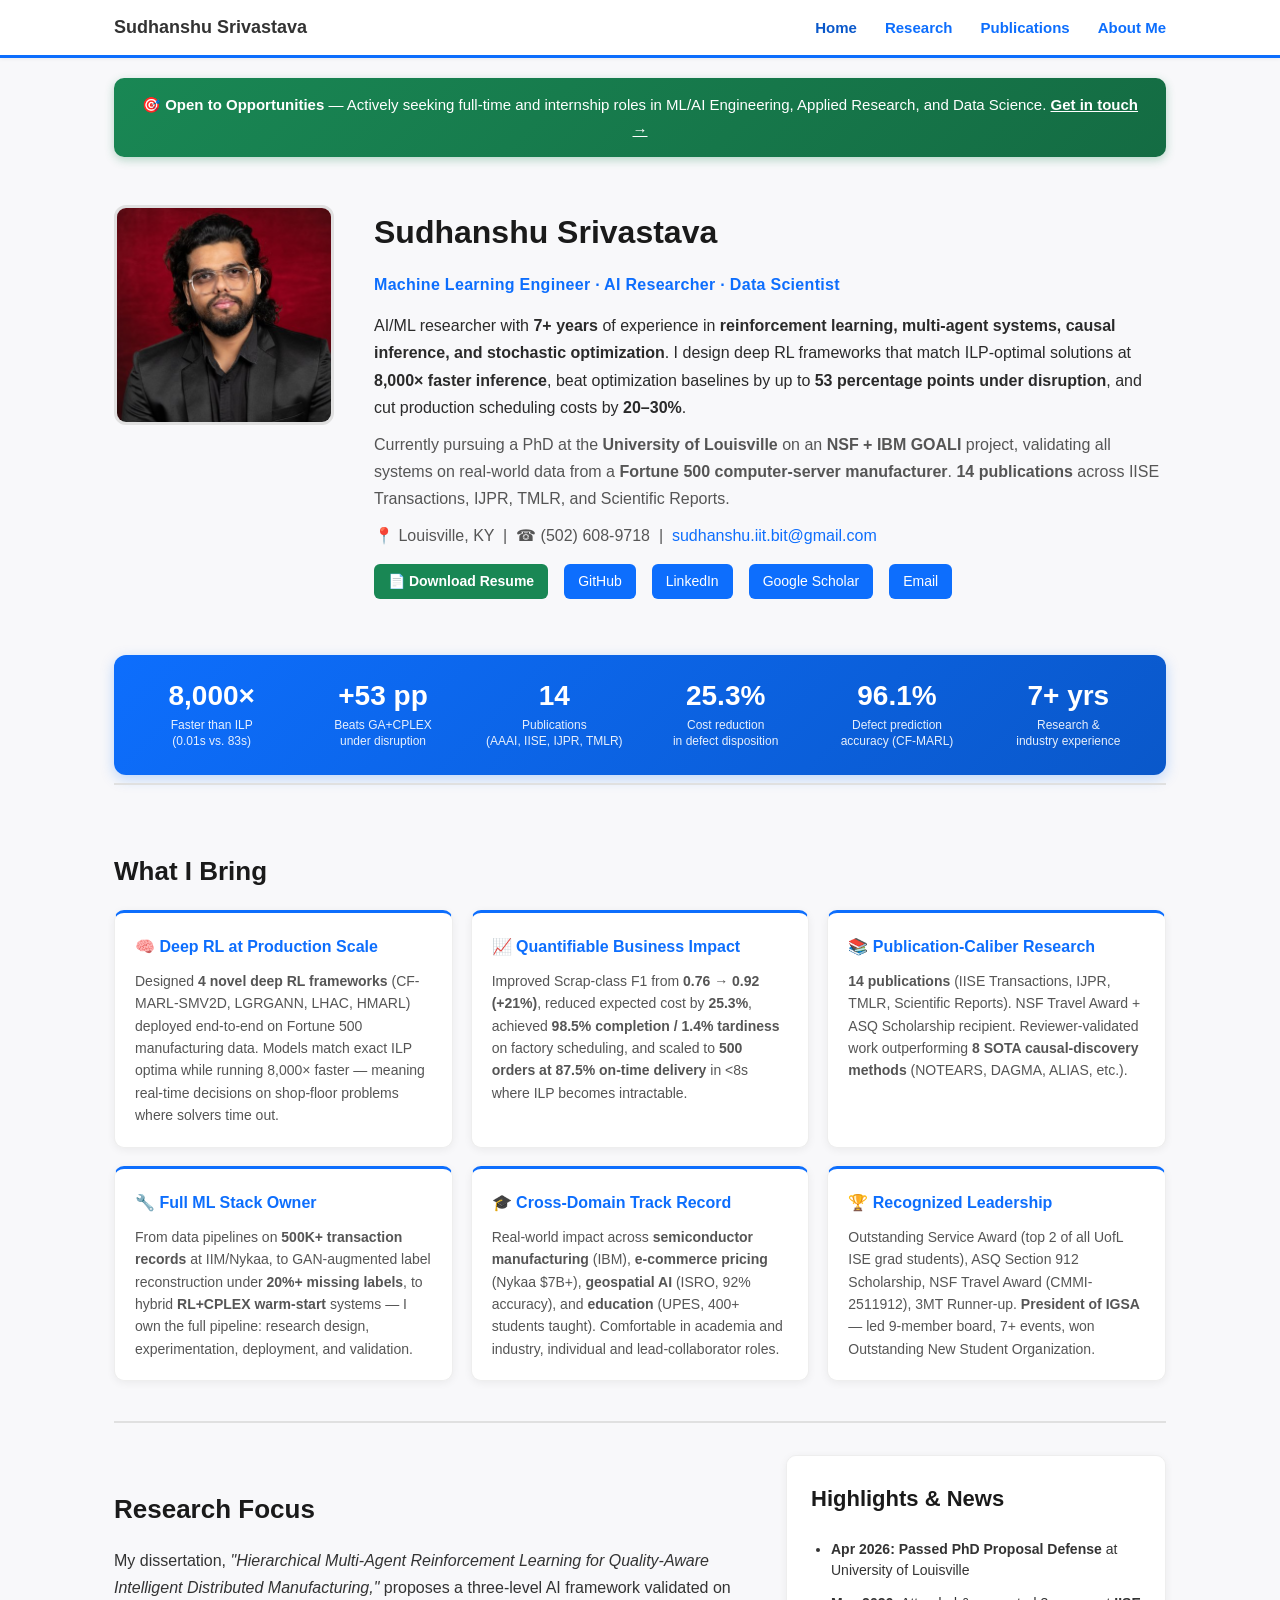
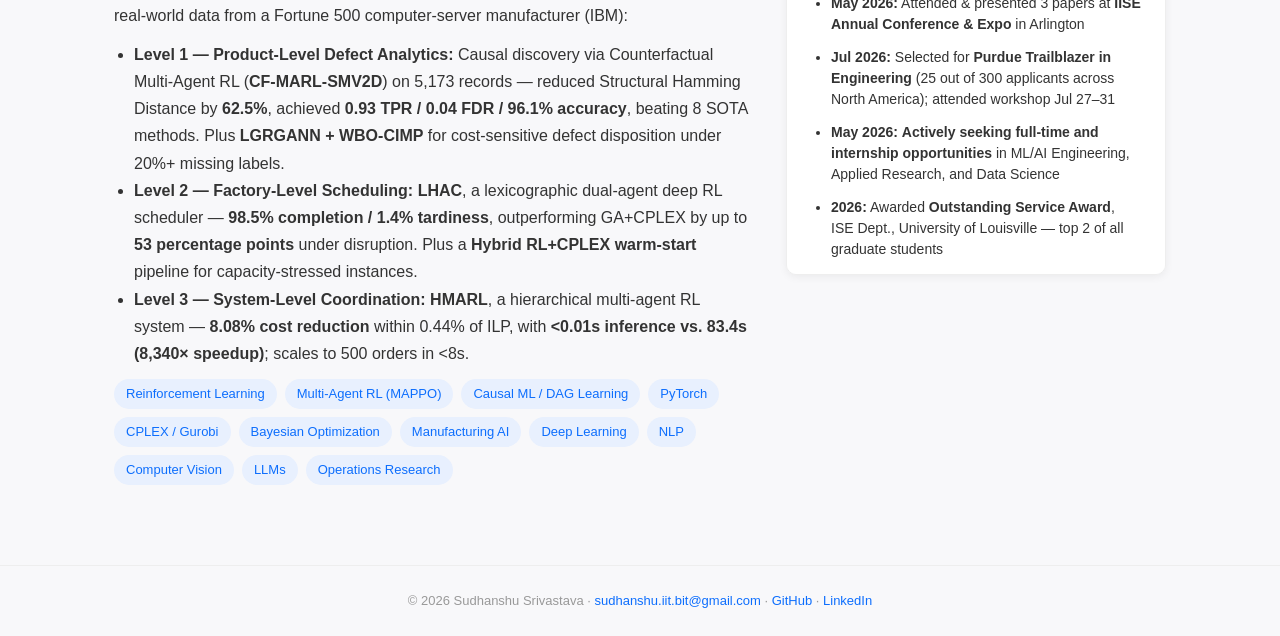
<file: index.html>
<!DOCTYPE html>
<html lang="en">
<head>
  <meta charset="UTF-8">
  <meta name="viewport" content="width=device-width, initial-scale=1.0">
  <title>Sudhanshu Srivastava &mdash; ML Engineer | AI Researcher | RL Specialist</title>
  <meta name="description" content="Machine Learning Engineer and AI Researcher specializing in Reinforcement Learning, Multi-Agent Systems, and Causal ML. 7+ years experience. 14 publications. NSF + IBM GOALI funded.">
  <link rel="stylesheet" href="css/style.css">
  <link rel="icon" type="image/svg+xml" href="images/avatar.svg">
</head>
<body>

  <div class="navbar">
    <div class="container">
      <span class="site-name">Sudhanshu Srivastava</span>
      <nav>
        <a href="index.html" class="active">Home</a>
        <a href="research.html">Research</a>
        <a href="publications.html">Publications</a>
        <a href="about.html">About Me</a>
      </nav>
    </div>
  </div>

  <div class="container">

    <!-- Open to Work Banner -->
    <div class="hiring-banner">
      <strong>&#127919; Open to Opportunities</strong> &mdash; Actively seeking full-time and internship roles in ML/AI Engineering, Applied Research, and Data Science. <a href="mailto:sudhanshu.iit.bit@gmail.com">Get in touch &rarr;</a>
    </div>

    <!-- Profile Section -->
    <div class="profile-section">
      <img src="images/profile.jpg" alt="Sudhanshu Srivastava" class="profile-photo">
      <div class="profile-info">
        <h1>Sudhanshu Srivastava</h1>
        <div class="title-line">Machine Learning Engineer &middot; AI Researcher &middot; Data Scientist</div>
        <p class="hero-tagline">
          AI/ML researcher with <strong>7+ years</strong> of experience in <strong>reinforcement learning, multi-agent systems, causal inference, and stochastic optimization</strong>. I design deep RL frameworks that match ILP-optimal solutions at <strong>8,000&times; faster inference</strong>, beat optimization baselines by up to <strong>53 percentage points under disruption</strong>, and cut production scheduling costs by <strong>20&ndash;30%</strong>.
        </p>
        <p>
          Currently pursuing a PhD at the <strong>University of Louisville</strong> on an <strong>NSF + IBM GOALI</strong> project, validating all systems on real-world data from a <strong>Fortune 500 computer-server manufacturer</strong>. <strong>14 publications</strong> across IISE Transactions, IJPR, TMLR, and Scientific Reports.
        </p>
        <p style="margin-top: 8px;">
          &#128205; Louisville, KY &nbsp;|&nbsp; &#9742; (502) 608-9718 &nbsp;|&nbsp; <a href="mailto:sudhanshu.iit.bit@gmail.com">sudhanshu.iit.bit@gmail.com</a>
        </p>
        <div class="profile-links">
          <a href="Sudhanshu_Srivastava_ML_Engineer_Resume.pdf" target="_blank" class="btn-primary">&#128196; Download Resume</a>
          <a href="https://github.com/sudsho" target="_blank">GitHub</a>
          <a href="https://www.linkedin.com/in/sudhanshusri/" target="_blank">LinkedIn</a>
          <a href="https://scholar.google.com/citations?user=YOUR_ID" target="_blank">Google Scholar</a>
          <a href="mailto:sudhanshu.iit.bit@gmail.com">Email</a>
        </div>
      </div>
    </div>

    <!-- Impact Metrics Bar -->
    <div class="metrics-bar">
      <div class="metric">
        <div class="metric-value">8,000&times;</div>
        <div class="metric-label">Faster than ILP<br>(0.01s vs. 83s)</div>
      </div>
      <div class="metric">
        <div class="metric-value">+53 pp</div>
        <div class="metric-label">Beats GA+CPLEX<br>under disruption</div>
      </div>
      <div class="metric">
        <div class="metric-value">14</div>
        <div class="metric-label">Publications<br>(AAAI, IISE, IJPR, TMLR)</div>
      </div>
      <div class="metric">
        <div class="metric-value">25.3%</div>
        <div class="metric-label">Cost reduction<br>in defect disposition</div>
      </div>
      <div class="metric">
        <div class="metric-value">96.1%</div>
        <div class="metric-label">Defect prediction<br>accuracy (CF-MARL)</div>
      </div>
      <div class="metric">
        <div class="metric-value">7+ yrs</div>
        <div class="metric-label">Research &amp;<br>industry experience</div>
      </div>
    </div>

    <hr class="section-divider">

    <!-- Why Hire Me -->
    <div class="section">
      <h2>What I Bring</h2>
      <div class="value-grid">
        <div class="value-card">
          <h3>&#129504; Deep RL at Production Scale</h3>
          <p>Designed <strong>4 novel deep RL frameworks</strong> (CF-MARL-SMV2D, LGRGANN, LHAC, HMARL) deployed end-to-end on Fortune 500 manufacturing data. Models match exact ILP optima while running 8,000&times; faster &mdash; meaning real-time decisions on shop-floor problems where solvers time out.</p>
        </div>
        <div class="value-card">
          <h3>&#128200; Quantifiable Business Impact</h3>
          <p>Improved Scrap-class F1 from <strong>0.76 &rarr; 0.92 (+21%)</strong>, reduced expected cost by <strong>25.3%</strong>, achieved <strong>98.5% completion / 1.4% tardiness</strong> on factory scheduling, and scaled to <strong>500 orders at 87.5% on-time delivery</strong> in &lt;8s where ILP becomes intractable.</p>
        </div>
        <div class="value-card">
          <h3>&#128218; Publication-Caliber Research</h3>
          <p><strong>14 publications</strong> (IISE Transactions, IJPR, TMLR, Scientific Reports). NSF Travel Award + ASQ Scholarship recipient. Reviewer-validated work outperforming <strong>8 SOTA causal-discovery methods</strong> (NOTEARS, DAGMA, ALIAS, etc.).</p>
        </div>
        <div class="value-card">
          <h3>&#128295; Full ML Stack Owner</h3>
          <p>From data pipelines on <strong>500K+ transaction records</strong> at IIM/Nykaa, to GAN-augmented label reconstruction under <strong>20%+ missing labels</strong>, to hybrid <strong>RL+CPLEX warm-start</strong> systems &mdash; I own the full pipeline: research design, experimentation, deployment, and validation.</p>
        </div>
        <div class="value-card">
          <h3>&#127891; Cross-Domain Track Record</h3>
          <p>Real-world impact across <strong>semiconductor manufacturing</strong> (IBM), <strong>e-commerce pricing</strong> (Nykaa $7B+), <strong>geospatial AI</strong> (ISRO, 92% accuracy), and <strong>education</strong> (UPES, 400+ students taught). Comfortable in academia and industry, individual and lead-collaborator roles.</p>
        </div>
        <div class="value-card">
          <h3>&#127942; Recognized Leadership</h3>
          <p>Outstanding Service Award (top 2 of all UofL ISE grad students), ASQ Section 912 Scholarship, NSF Travel Award (CMMI-2511912), 3MT Runner-up. <strong>President of IGSA</strong> &mdash; led 9-member board, 7+ events, won Outstanding New Student Organization.</p>
        </div>
      </div>
    </div>

    <hr class="section-divider">

    <!-- Research Focus + News Grid -->
    <div class="content-grid">
      <div>
        <div class="section">
          <h2>Research Focus</h2>
          <p>
            My dissertation, <em>"Hierarchical Multi-Agent Reinforcement Learning for Quality-Aware Intelligent Distributed Manufacturing,"</em> proposes a three-level AI framework validated on real-world data from a Fortune 500 computer-server manufacturer (IBM):
          </p>
          <ul style="padding-left: 20px; margin-top: 12px;">
            <li><strong>Level 1 &mdash; Product-Level Defect Analytics:</strong> Causal discovery via Counterfactual Multi-Agent RL (<strong>CF-MARL-SMV2D</strong>) on 5,173 records &mdash; reduced Structural Hamming Distance by <strong>62.5%</strong>, achieved <strong>0.93 TPR / 0.04 FDR / 96.1% accuracy</strong>, beating 8 SOTA methods. Plus <strong>LGRGANN + WBO-CIMP</strong> for cost-sensitive defect disposition under 20%+ missing labels.</li>
            <li><strong>Level 2 &mdash; Factory-Level Scheduling:</strong> <strong>LHAC</strong>, a lexicographic dual-agent deep RL scheduler &mdash; <strong>98.5% completion / 1.4% tardiness</strong>, outperforming GA+CPLEX by up to <strong>53 percentage points</strong> under disruption. Plus a <strong>Hybrid RL+CPLEX warm-start</strong> pipeline for capacity-stressed instances.</li>
            <li><strong>Level 3 &mdash; System-Level Coordination:</strong> <strong>HMARL</strong>, a hierarchical multi-agent RL system &mdash; <strong>8.08% cost reduction</strong> within 0.44% of ILP, with <strong>&lt;0.01s inference vs. 83.4s (8,340&times; speedup)</strong>; scales to 500 orders in &lt;8s.</li>
          </ul>
          <div class="tag-container">
            <span class="tag">Reinforcement Learning</span>
            <span class="tag">Multi-Agent RL (MAPPO)</span>
            <span class="tag">Causal ML / DAG Learning</span>
            <span class="tag">PyTorch</span>
            <span class="tag">CPLEX / Gurobi</span>
            <span class="tag">Bayesian Optimization</span>
            <span class="tag">Manufacturing AI</span>
            <span class="tag">Deep Learning</span>
            <span class="tag">NLP</span>
            <span class="tag">Computer Vision</span>
            <span class="tag">LLMs</span>
            <span class="tag">Operations Research</span>
          </div>
        </div>
      </div>

      <div class="news-box">
        <h2>Highlights &amp; News</h2>
        <ul>
          <li><span class="news-date">Apr 2026:</span> <strong>Passed PhD Proposal Defense</strong> at University of Louisville</li>
          <li><span class="news-date">May 2026:</span> Attended &amp; presented 3 papers at <strong>IISE Annual Conference &amp; Expo</strong> in Arlington</li>
          <li><span class="news-date">Jul 2026:</span> Selected for <strong>Purdue Trailblazer in Engineering</strong> (25 out of 300 applicants across North America); attended workshop Jul 27&ndash;31</li>
          <li><span class="news-date">May 2026:</span> <strong>Actively seeking full-time and internship opportunities</strong> in ML/AI Engineering, Applied Research, and Data Science</li>
          <li><span class="news-date">2026:</span> Awarded <strong>Outstanding Service Award</strong>, ISE Dept., University of Louisville &mdash; top 2 of all graduate students</li>
          <li><span class="news-date">Mar 2026:</span> Paper on HMARL for Distributed Manufacturing accepted at <em>IISE 2026 Annual Conference</em></li>
          <li><span class="news-date">Jan 2026:</span> Paper "CF-MARL-SMV2D: Counterfactual Multi-Agent RL for Causal Defect Analysis" submitted to <em>International Journal of Production Research</em></li>
          <li><span class="news-date">2025:</span> <strong>ASQ Louisville Section 912 Scholarship Award</strong> &mdash; for research potential in Quality Engineering</li>
          <li><span class="news-date">2025:</span> <strong>NSF Student Travel Award</strong>, IISE Annual Conference (NSF Award CMMI-2511912)</li>
          <li><span class="news-date">2025:</span> <strong>Runner-up</strong>, UofL Graduate School Three Minute Thesis Competition</li>
          <li><span class="news-date">2025&ndash;26:</span> Elected <strong>President, Indian Graduate Student Association (IGSA), UofL</strong> &mdash; led 9-member board, organized 7+ events, won Outstanding New Student Organization Award</li>
          <li><span class="news-date">Aug 2024:</span> Started PhD at University of Louisville on NSF-IBM GOALI project</li>
          <li><span class="news-date">2023:</span> Joined IIM Ahmedabad as Senior Research Associate for the Nykaa Chair project</li>
        </ul>
      </div>
    </div>

  </div>

  <div class="footer">
    &copy; 2026 Sudhanshu Srivastava &middot; <a href="mailto:sudhanshu.iit.bit@gmail.com">sudhanshu.iit.bit@gmail.com</a> &middot; <a href="https://github.com/sudsho">GitHub</a> &middot; <a href="https://www.linkedin.com/in/sudhanshusri/">LinkedIn</a>
  </div>

</body>
</html>
</file>
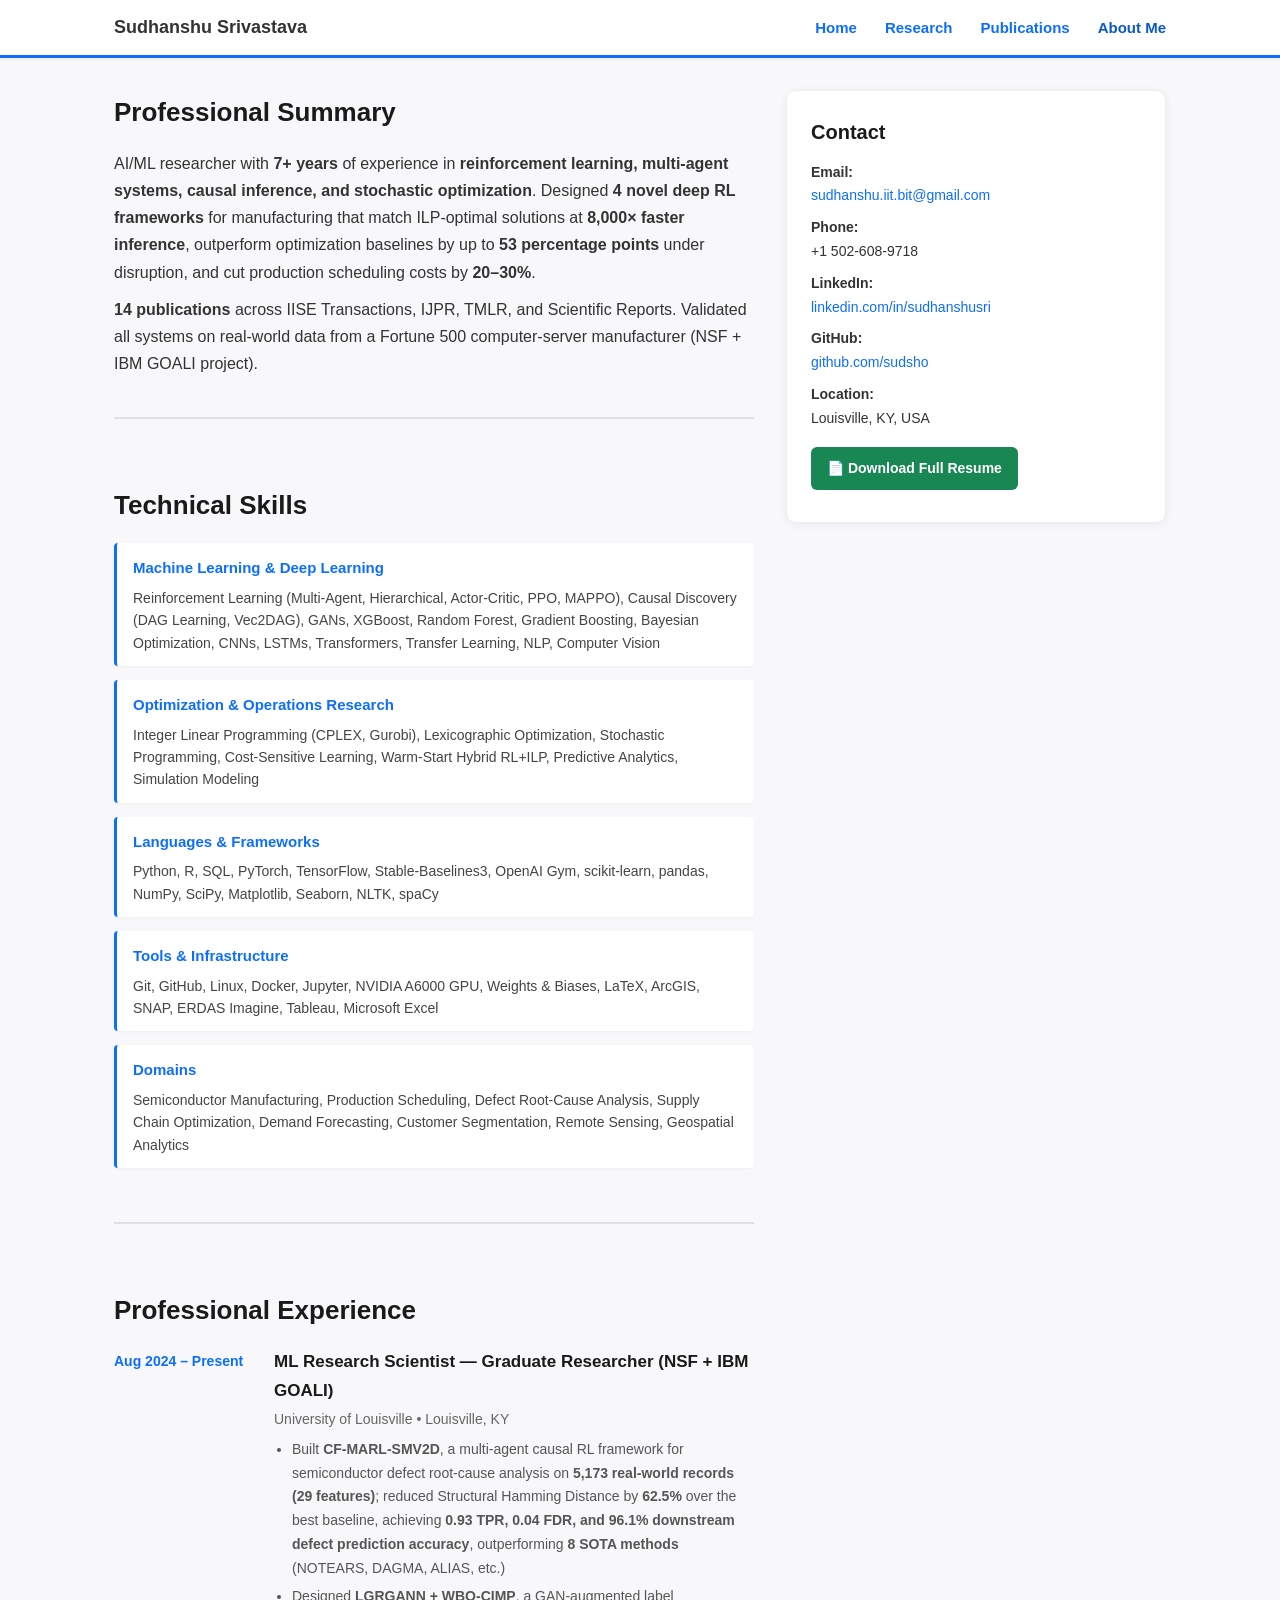
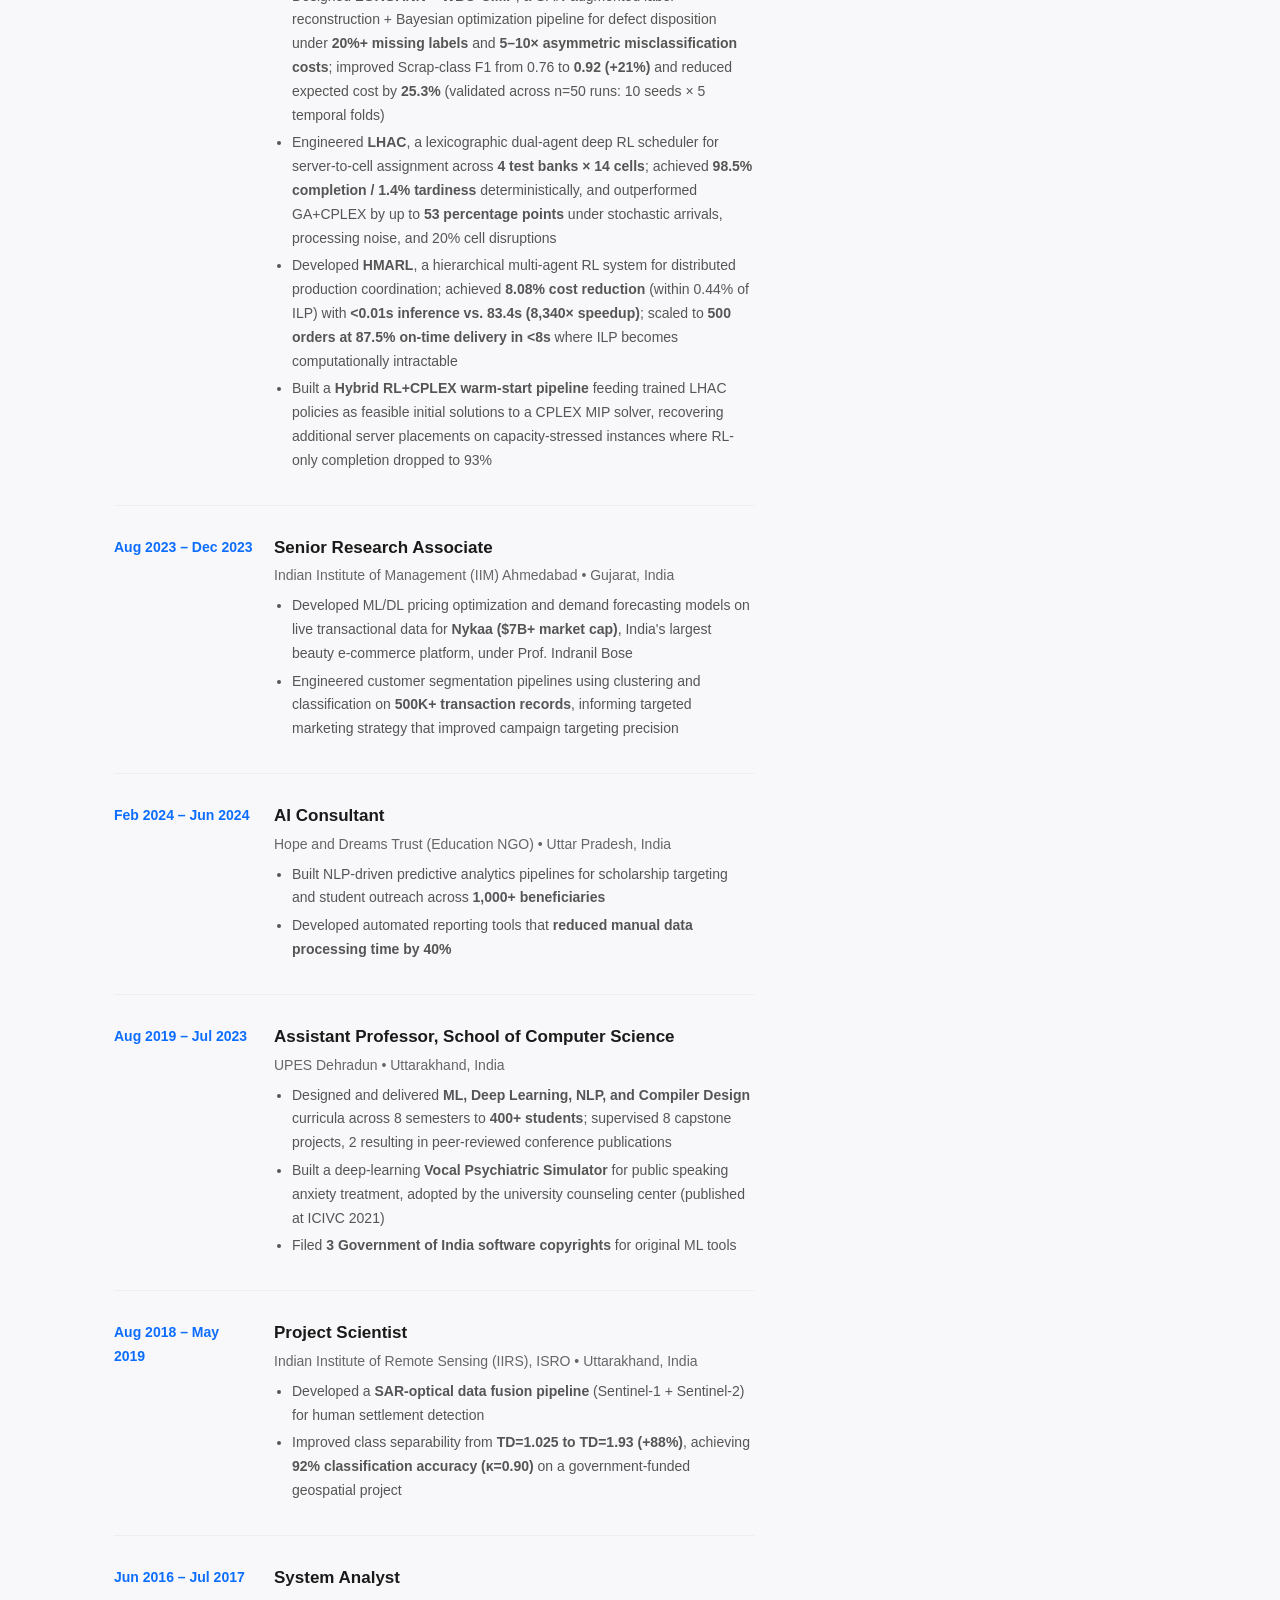
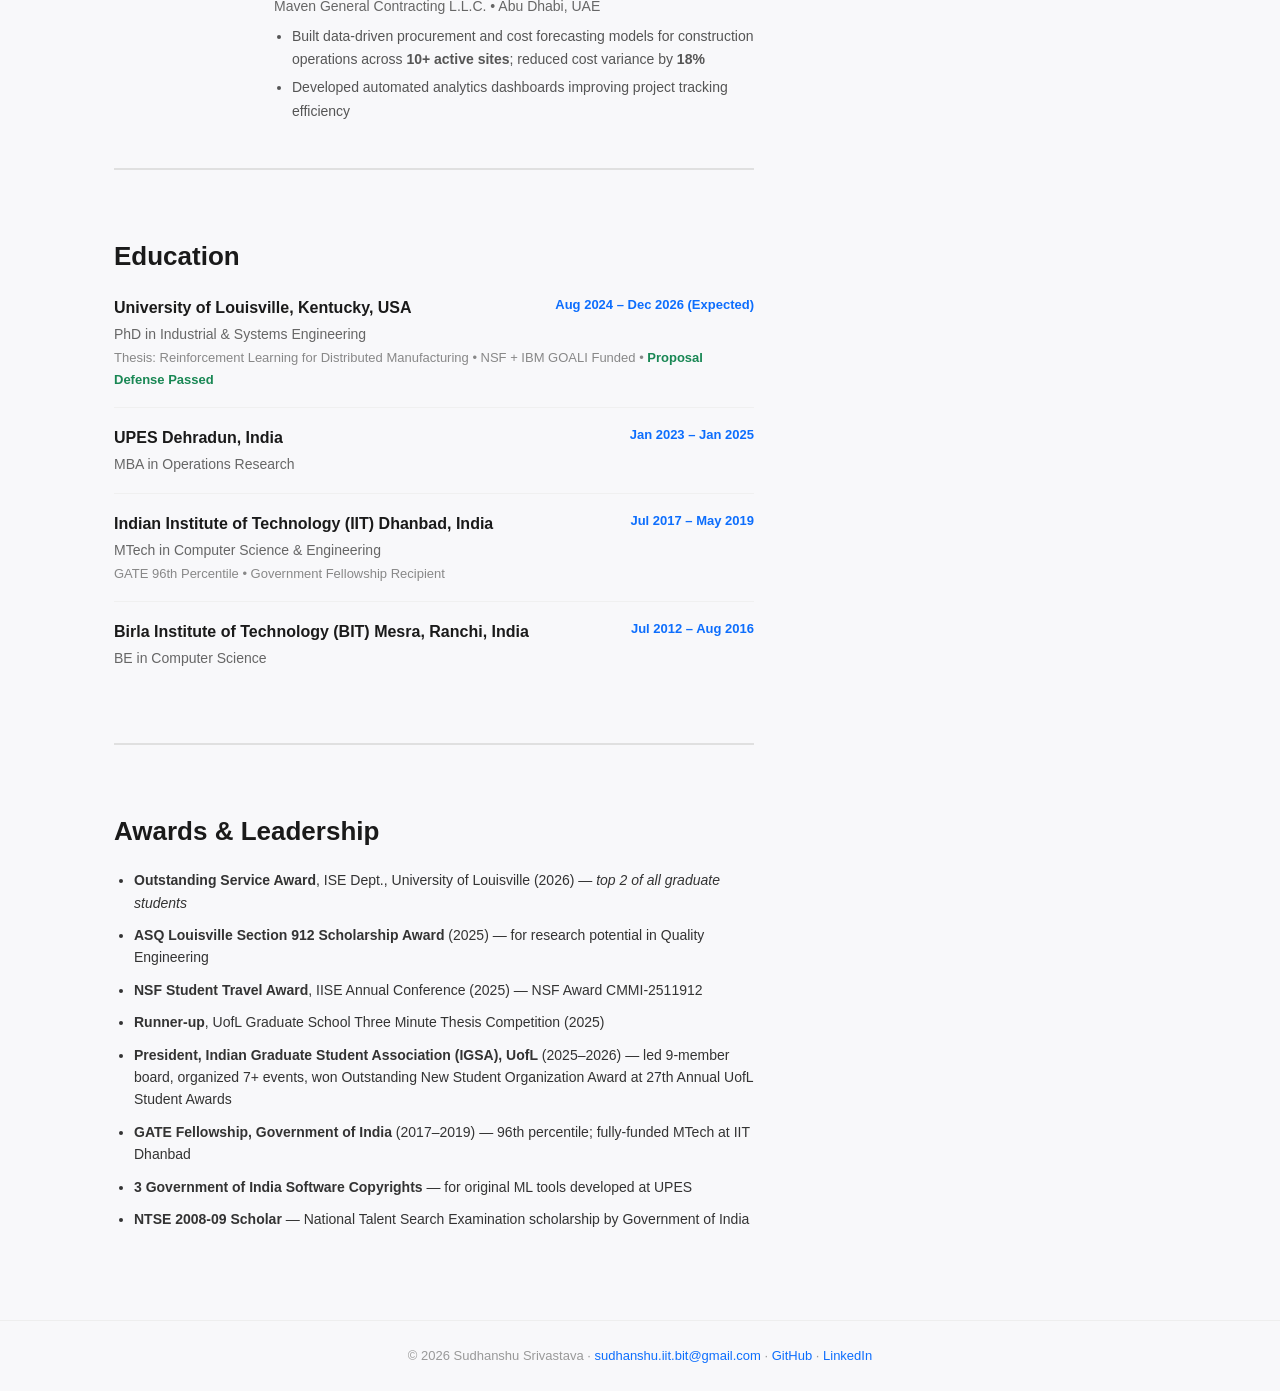
<file: about.html>
<!DOCTYPE html>
<html lang="en">
<head>
  <meta charset="UTF-8">
  <meta name="viewport" content="width=device-width, initial-scale=1.0">
  <title>Sudhanshu Srivastava - About Me</title>
  <link rel="stylesheet" href="css/style.css">
  <link rel="icon" type="image/svg+xml" href="images/avatar.svg">
</head>
<body>

  <div class="navbar">
    <div class="container">
      <span class="site-name">Sudhanshu Srivastava</span>
      <nav>
        <a href="index.html">Home</a>
        <a href="research.html">Research</a>
        <a href="publications.html">Publications</a>
        <a href="about.html" class="active">About Me</a>
      </nav>
    </div>
  </div>

  <div class="container">

    <div class="content-grid">
      <div>

        <!-- Professional Summary -->
        <div class="section">
          <h2>Professional Summary</h2>
          <p>
            AI/ML researcher with <strong>7+ years</strong> of experience in <strong>reinforcement learning, multi-agent systems, causal inference, and stochastic optimization</strong>. Designed <strong>4 novel deep RL frameworks</strong> for manufacturing that match ILP-optimal solutions at <strong>8,000&times; faster inference</strong>, outperform optimization baselines by up to <strong>53 percentage points</strong> under disruption, and cut production scheduling costs by <strong>20&ndash;30%</strong>.
          </p>
          <p style="margin-top: 10px;">
            <strong>14 publications</strong> across IISE Transactions, IJPR, TMLR, and Scientific Reports. Validated all systems on real-world data from a Fortune 500 computer-server manufacturer (NSF + IBM GOALI project).
          </p>
        </div>

        <hr class="section-divider">

        <!-- Technical Skills -->
        <div class="section">
          <h2>Technical Skills</h2>

          <div class="skills-block">
            <h4>Machine Learning &amp; Deep Learning</h4>
            <p>Reinforcement Learning (Multi-Agent, Hierarchical, Actor-Critic, PPO, MAPPO), Causal Discovery (DAG Learning, Vec2DAG), GANs, XGBoost, Random Forest, Gradient Boosting, Bayesian Optimization, CNNs, LSTMs, Transformers, Transfer Learning, NLP, Computer Vision</p>
          </div>

          <div class="skills-block">
            <h4>Optimization &amp; Operations Research</h4>
            <p>Integer Linear Programming (CPLEX, Gurobi), Lexicographic Optimization, Stochastic Programming, Cost-Sensitive Learning, Warm-Start Hybrid RL+ILP, Predictive Analytics, Simulation Modeling</p>
          </div>

          <div class="skills-block">
            <h4>Languages &amp; Frameworks</h4>
            <p>Python, R, SQL, PyTorch, TensorFlow, Stable-Baselines3, OpenAI Gym, scikit-learn, pandas, NumPy, SciPy, Matplotlib, Seaborn, NLTK, spaCy</p>
          </div>

          <div class="skills-block">
            <h4>Tools &amp; Infrastructure</h4>
            <p>Git, GitHub, Linux, Docker, Jupyter, NVIDIA A6000 GPU, Weights &amp; Biases, LaTeX, ArcGIS, SNAP, ERDAS Imagine, Tableau, Microsoft Excel</p>
          </div>

          <div class="skills-block">
            <h4>Domains</h4>
            <p>Semiconductor Manufacturing, Production Scheduling, Defect Root-Cause Analysis, Supply Chain Optimization, Demand Forecasting, Customer Segmentation, Remote Sensing, Geospatial Analytics</p>
          </div>
        </div>

        <hr class="section-divider">

        <!-- Experience -->
        <div class="section">
          <h2>Professional Experience</h2>

          <div class="timeline-item">
            <div class="timeline-date">Aug 2024 &ndash; Present</div>
            <div class="timeline-content">
              <h4>ML Research Scientist &mdash; Graduate Researcher (NSF + IBM GOALI)</h4>
              <h5>University of Louisville &bull; Louisville, KY</h5>
              <ul>
                <li>Built <strong>CF-MARL-SMV2D</strong>, a multi-agent causal RL framework for semiconductor defect root-cause analysis on <strong>5,173 real-world records (29 features)</strong>; reduced Structural Hamming Distance by <strong>62.5%</strong> over the best baseline, achieving <strong>0.93 TPR, 0.04 FDR, and 96.1% downstream defect prediction accuracy</strong>, outperforming <strong>8 SOTA methods</strong> (NOTEARS, DAGMA, ALIAS, etc.)</li>
                <li>Designed <strong>LGRGANN + WBO-CIMP</strong>, a GAN-augmented label reconstruction + Bayesian optimization pipeline for defect disposition under <strong>20%+ missing labels</strong> and <strong>5&ndash;10&times; asymmetric misclassification costs</strong>; improved Scrap-class F1 from 0.76 to <strong>0.92 (+21%)</strong> and reduced expected cost by <strong>25.3%</strong> (validated across n=50 runs: 10 seeds &times; 5 temporal folds)</li>
                <li>Engineered <strong>LHAC</strong>, a lexicographic dual-agent deep RL scheduler for server-to-cell assignment across <strong>4 test banks &times; 14 cells</strong>; achieved <strong>98.5% completion / 1.4% tardiness</strong> deterministically, and outperformed GA+CPLEX by up to <strong>53 percentage points</strong> under stochastic arrivals, processing noise, and 20% cell disruptions</li>
                <li>Developed <strong>HMARL</strong>, a hierarchical multi-agent RL system for distributed production coordination; achieved <strong>8.08% cost reduction</strong> (within 0.44% of ILP) with <strong>&lt;0.01s inference vs. 83.4s (8,340&times; speedup)</strong>; scaled to <strong>500 orders at 87.5% on-time delivery in &lt;8s</strong> where ILP becomes computationally intractable</li>
                <li>Built a <strong>Hybrid RL+CPLEX warm-start pipeline</strong> feeding trained LHAC policies as feasible initial solutions to a CPLEX MIP solver, recovering additional server placements on capacity-stressed instances where RL-only completion dropped to 93%</li>
              </ul>
            </div>
          </div>

          <div class="timeline-item">
            <div class="timeline-date">Aug 2023 &ndash; Dec 2023</div>
            <div class="timeline-content">
              <h4>Senior Research Associate</h4>
              <h5>Indian Institute of Management (IIM) Ahmedabad &bull; Gujarat, India</h5>
              <ul>
                <li>Developed ML/DL pricing optimization and demand forecasting models on live transactional data for <strong>Nykaa ($7B+ market cap)</strong>, India's largest beauty e-commerce platform, under Prof. Indranil Bose</li>
                <li>Engineered customer segmentation pipelines using clustering and classification on <strong>500K+ transaction records</strong>, informing targeted marketing strategy that improved campaign targeting precision</li>
              </ul>
            </div>
          </div>

          <div class="timeline-item">
            <div class="timeline-date">Feb 2024 &ndash; Jun 2024</div>
            <div class="timeline-content">
              <h4>AI Consultant</h4>
              <h5>Hope and Dreams Trust (Education NGO) &bull; Uttar Pradesh, India</h5>
              <ul>
                <li>Built NLP-driven predictive analytics pipelines for scholarship targeting and student outreach across <strong>1,000+ beneficiaries</strong></li>
                <li>Developed automated reporting tools that <strong>reduced manual data processing time by 40%</strong></li>
              </ul>
            </div>
          </div>

          <div class="timeline-item">
            <div class="timeline-date">Aug 2019 &ndash; Jul 2023</div>
            <div class="timeline-content">
              <h4>Assistant Professor, School of Computer Science</h4>
              <h5>UPES Dehradun &bull; Uttarakhand, India</h5>
              <ul>
                <li>Designed and delivered <strong>ML, Deep Learning, NLP, and Compiler Design</strong> curricula across 8 semesters to <strong>400+ students</strong>; supervised 8 capstone projects, 2 resulting in peer-reviewed conference publications</li>
                <li>Built a deep-learning <strong>Vocal Psychiatric Simulator</strong> for public speaking anxiety treatment, adopted by the university counseling center (published at ICIVC 2021)</li>
                <li>Filed <strong>3 Government of India software copyrights</strong> for original ML tools</li>
              </ul>
            </div>
          </div>

          <div class="timeline-item">
            <div class="timeline-date">Aug 2018 &ndash; May 2019</div>
            <div class="timeline-content">
              <h4>Project Scientist</h4>
              <h5>Indian Institute of Remote Sensing (IIRS), ISRO &bull; Uttarakhand, India</h5>
              <ul>
                <li>Developed a <strong>SAR-optical data fusion pipeline</strong> (Sentinel-1 + Sentinel-2) for human settlement detection</li>
                <li>Improved class separability from <strong>TD=1.025 to TD=1.93 (+88%)</strong>, achieving <strong>92% classification accuracy (&kappa;=0.90)</strong> on a government-funded geospatial project</li>
              </ul>
            </div>
          </div>

          <div class="timeline-item">
            <div class="timeline-date">Jun 2016 &ndash; Jul 2017</div>
            <div class="timeline-content">
              <h4>System Analyst</h4>
              <h5>Maven General Contracting L.L.C. &bull; Abu Dhabi, UAE</h5>
              <ul>
                <li>Built data-driven procurement and cost forecasting models for construction operations across <strong>10+ active sites</strong>; reduced cost variance by <strong>18%</strong></li>
                <li>Developed automated analytics dashboards improving project tracking efficiency</li>
              </ul>
            </div>
          </div>
        </div>

        <hr class="section-divider">

        <!-- Education -->
        <div class="section">
          <h2>Education</h2>

          <div class="edu-item">
            <span class="edu-date">Aug 2024 &ndash; Dec 2026 (Expected)</span>
            <h4>University of Louisville, Kentucky, USA</h4>
            <p>PhD in Industrial &amp; Systems Engineering</p>
            <p style="font-size: 13px; color: #888;">Thesis: Reinforcement Learning for Distributed Manufacturing &bull; NSF + IBM GOALI Funded &bull; <strong style="color: #198754;">Proposal Defense Passed</strong></p>
          </div>

          <div class="edu-item">
            <span class="edu-date">Jan 2023 &ndash; Jan 2025</span>
            <h4>UPES Dehradun, India</h4>
            <p>MBA in Operations Research</p>
          </div>

          <div class="edu-item">
            <span class="edu-date">Jul 2017 &ndash; May 2019</span>
            <h4>Indian Institute of Technology (IIT) Dhanbad, India</h4>
            <p>MTech in Computer Science &amp; Engineering</p>
            <p style="font-size: 13px; color: #888;">GATE 96th Percentile &bull; Government Fellowship Recipient</p>
          </div>

          <div class="edu-item">
            <span class="edu-date">Jul 2012 &ndash; Aug 2016</span>
            <h4>Birla Institute of Technology (BIT) Mesra, Ranchi, India</h4>
            <p>BE in Computer Science</p>
          </div>
        </div>

        <hr class="section-divider">

        <!-- Awards -->
        <div class="section">
          <h2>Awards &amp; Leadership</h2>
          <ul class="awards-list" style="padding-left: 20px;">
            <li><strong>Outstanding Service Award</strong>, ISE Dept., University of Louisville (2026) &mdash; <em>top 2 of all graduate students</em></li>
            <li><strong>ASQ Louisville Section 912 Scholarship Award</strong> (2025) &mdash; for research potential in Quality Engineering</li>
            <li><strong>NSF Student Travel Award</strong>, IISE Annual Conference (2025) &mdash; NSF Award CMMI-2511912</li>
            <li><strong>Runner-up</strong>, UofL Graduate School Three Minute Thesis Competition (2025)</li>
            <li><strong>President, Indian Graduate Student Association (IGSA), UofL</strong> (2025&ndash;2026) &mdash; led 9-member board, organized 7+ events, won Outstanding New Student Organization Award at 27th Annual UofL Student Awards</li>
            <li><strong>GATE Fellowship, Government of India</strong> (2017&ndash;2019) &mdash; 96th percentile; fully-funded MTech at IIT Dhanbad</li>
            <li><strong>3 Government of India Software Copyrights</strong> &mdash; for original ML tools developed at UPES</li>
            <li><strong>NTSE 2008-09 Scholar</strong> &mdash; National Talent Search Examination scholarship by Government of India</li>
          </ul>
        </div>

      </div>

      <!-- Sidebar -->
      <div>
        <div class="contact-sidebar" style="margin-top: 32px; position: sticky; top: 80px;">
          <h2>Contact</h2>
          <p><strong>Email:</strong><br><a href="mailto:sudhanshu.iit.bit@gmail.com">sudhanshu.iit.bit@gmail.com</a></p>
          <p><strong>Phone:</strong><br>+1 502-608-9718</p>
          <p><strong>LinkedIn:</strong><br><a href="https://www.linkedin.com/in/sudhanshusri/" target="_blank">linkedin.com/in/sudhanshusri</a></p>
          <p><strong>GitHub:</strong><br><a href="https://github.com/sudsho" target="_blank">github.com/sudsho</a></p>
          <p><strong>Location:</strong><br>Louisville, KY, USA</p>
          <p style="margin-top: 16px;"><a href="Sudhanshu_Srivastava_ML_Engineer_Resume.pdf" target="_blank" class="resume-btn">&#128196; Download Full Resume</a></p>
        </div>

      </div>
    </div>

  </div>

  <div class="footer">
    &copy; 2026 Sudhanshu Srivastava &middot; <a href="mailto:sudhanshu.iit.bit@gmail.com">sudhanshu.iit.bit@gmail.com</a> &middot; <a href="https://github.com/sudsho">GitHub</a> &middot; <a href="https://www.linkedin.com/in/sudhanshusri/">LinkedIn</a>
  </div>

</body>
</html>
</file>
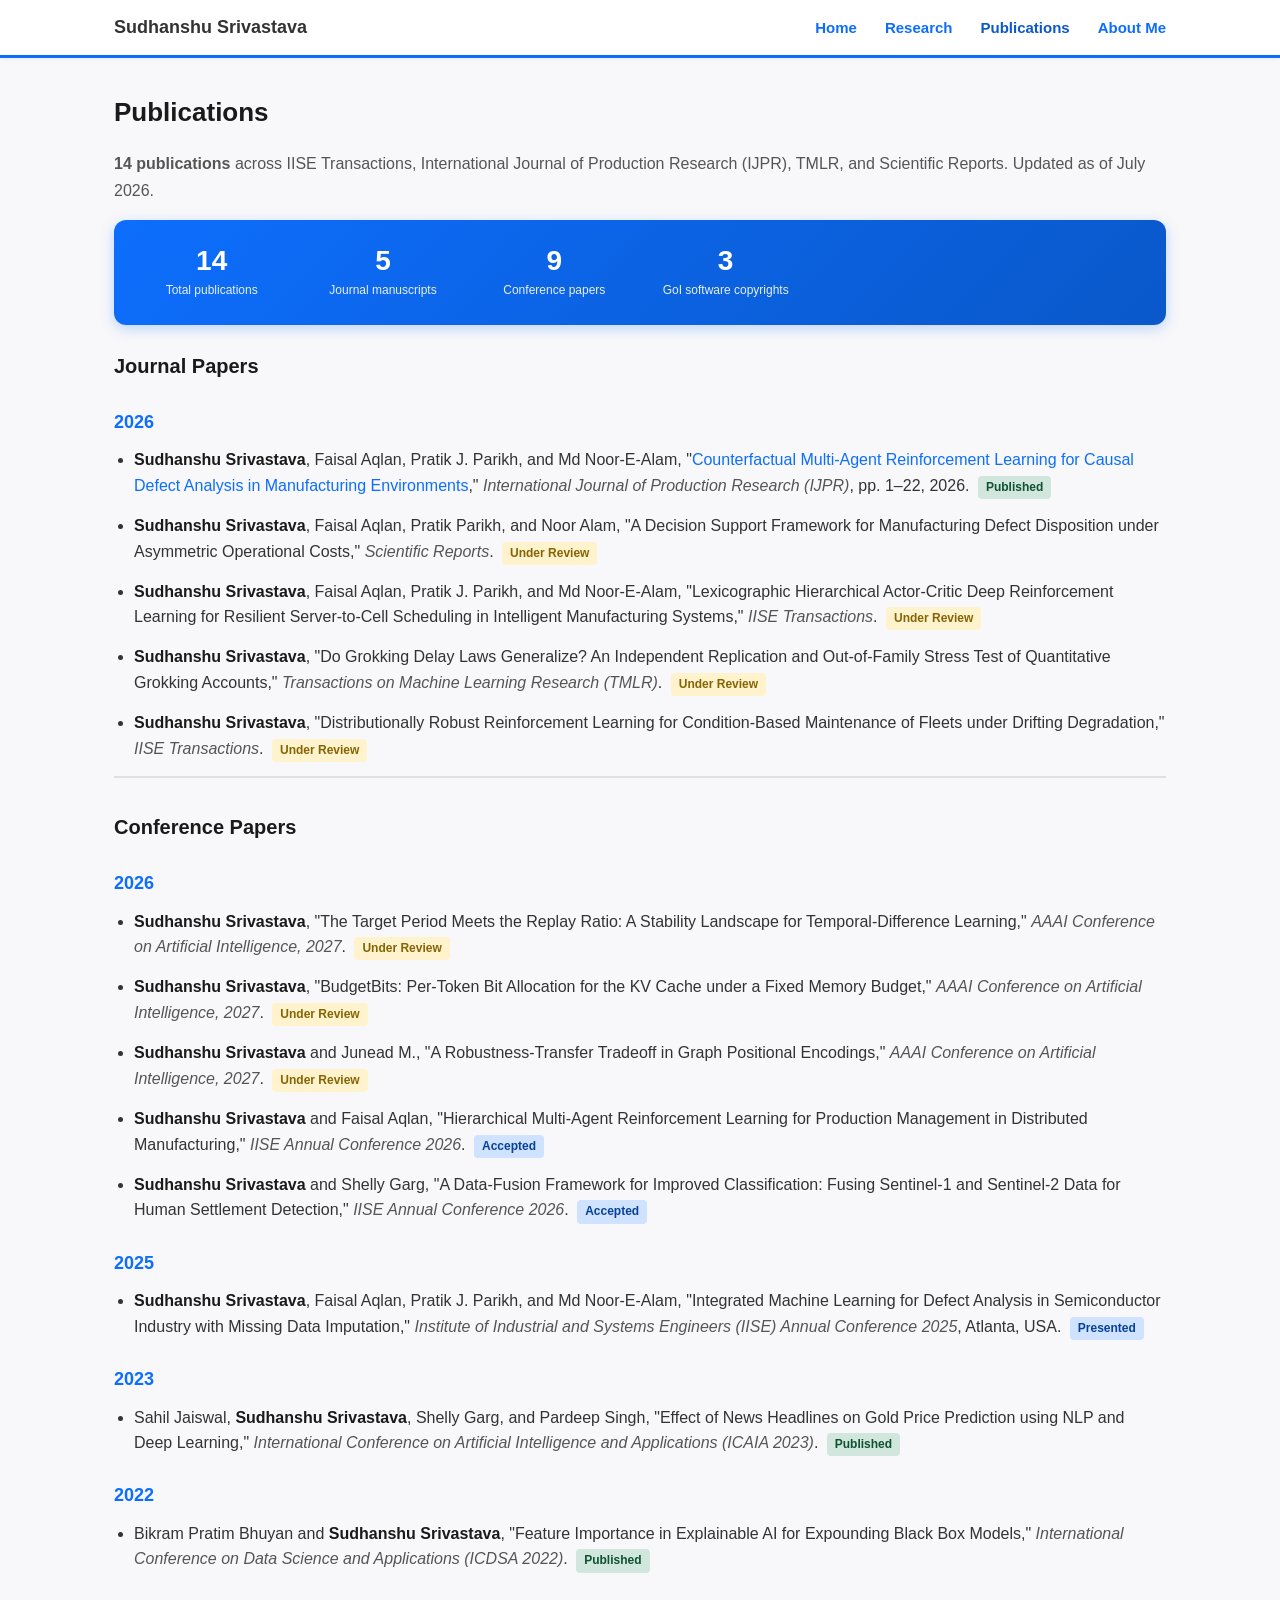
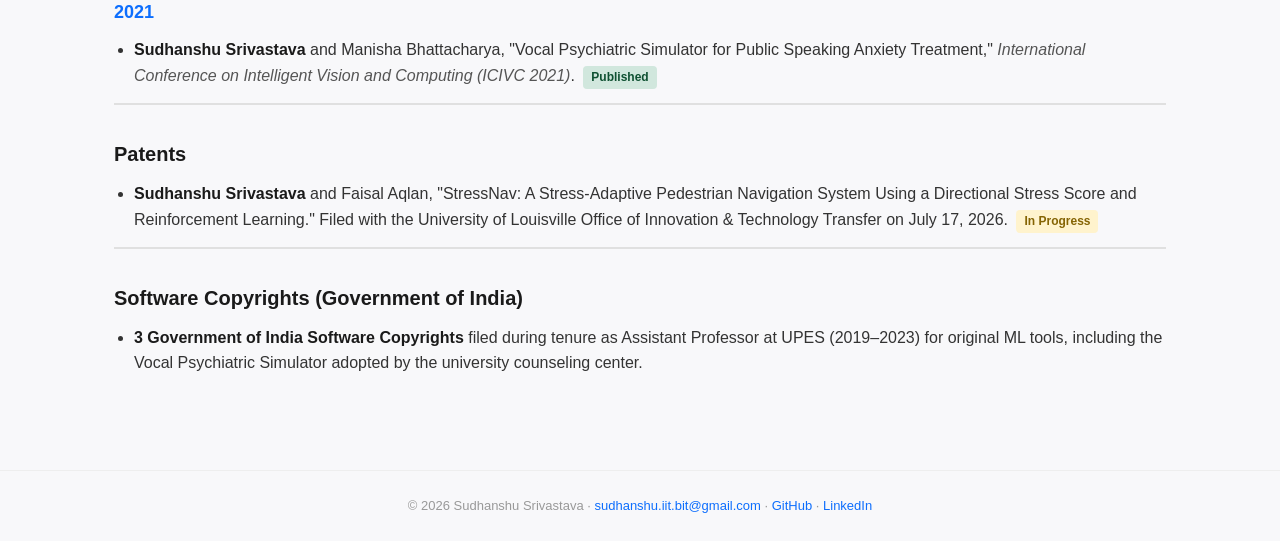
<file: publications.html>
<!DOCTYPE html>
<html lang="en">
<head>
  <meta charset="UTF-8">
  <meta name="viewport" content="width=device-width, initial-scale=1.0">
  <title>Sudhanshu Srivastava - Publications</title>
  <link rel="stylesheet" href="css/style.css">
  <link rel="icon" type="image/svg+xml" href="images/avatar.svg">
</head>
<body>

  <div class="navbar">
    <div class="container">
      <span class="site-name">Sudhanshu Srivastava</span>
      <nav>
        <a href="index.html">Home</a>
        <a href="research.html">Research</a>
        <a href="publications.html" class="active">Publications</a>
        <a href="about.html">About Me</a>
      </nav>
    </div>
  </div>

  <div class="container">
    <div class="section">
      <h2>Publications</h2>
      <p style="margin-bottom: 16px; color: #555;">
        <strong>14 publications</strong> across IISE Transactions, International Journal of Production Research (IJPR), TMLR, and Scientific Reports. Updated as of July 2026.
      </p>

      <div class="metrics-bar" style="margin-top: 12px; margin-bottom: 24px;">
        <div class="metric"><div class="metric-value">14</div><div class="metric-label">Total publications</div></div>
        <div class="metric"><div class="metric-value">5</div><div class="metric-label">Journal manuscripts</div></div>
        <div class="metric"><div class="metric-value">9</div><div class="metric-label">Conference papers</div></div>
        <div class="metric"><div class="metric-value">3</div><div class="metric-label">GoI software copyrights</div></div>
      </div>

      <h3>Journal Papers</h3>

      <div class="pub-year">2026</div>
      <ul class="pub-list">
        <li>
          <strong>Sudhanshu Srivastava</strong>, Faisal Aqlan, Pratik J. Parikh, and Md Noor-E-Alam,
          "<a href="https://www.tandfonline.com/doi/abs/10.1080/00207543.2026.2693039" target="_blank">Counterfactual Multi-Agent Reinforcement Learning for Causal Defect Analysis in Manufacturing Environments</a>,"
          <em>International Journal of Production Research (IJPR)</em>, pp. 1–22, 2026.
          <span class="pub-status published">Published</span>
        </li>
        <li>
          <strong>Sudhanshu Srivastava</strong>, Faisal Aqlan, Pratik Parikh, and Noor Alam,
          "A Decision Support Framework for Manufacturing Defect Disposition under Asymmetric Operational Costs,"
          <em>Scientific Reports</em>.
          <span class="pub-status review">Under Review</span>
        </li>
        <li>
          <strong>Sudhanshu Srivastava</strong>, Faisal Aqlan, Pratik J. Parikh, and Md Noor-E-Alam,
          "Lexicographic Hierarchical Actor-Critic Deep Reinforcement Learning for Resilient Server-to-Cell Scheduling in Intelligent Manufacturing Systems,"
          <em>IISE Transactions</em>.
          <span class="pub-status review">Under Review</span>
        </li>
        <li>
          <strong>Sudhanshu Srivastava</strong>,
          "Do Grokking Delay Laws Generalize? An Independent Replication and Out-of-Family Stress Test of Quantitative Grokking Accounts,"
          <em>Transactions on Machine Learning Research (TMLR)</em>.
          <span class="pub-status review">Under Review</span>
        </li>
        <li>
          <strong>Sudhanshu Srivastava</strong>,
          "Distributionally Robust Reinforcement Learning for Condition-Based Maintenance of Fleets under Drifting Degradation,"
          <em>IISE Transactions</em>.
          <span class="pub-status review">Under Review</span>
        </li>
      </ul>

      <hr class="section-divider">

      <h3>Conference Papers</h3>

      <div class="pub-year">2026</div>
      <ul class="pub-list">
        <li>
          <strong>Sudhanshu Srivastava</strong>,
          "The Target Period Meets the Replay Ratio: A Stability Landscape for Temporal-Difference Learning,"
          <em>AAAI Conference on Artificial Intelligence, 2027</em>.
          <span class="pub-status review">Under Review</span>
        </li>
        <li>
          <strong>Sudhanshu Srivastava</strong>,
          "BudgetBits: Per-Token Bit Allocation for the KV Cache under a Fixed Memory Budget,"
          <em>AAAI Conference on Artificial Intelligence, 2027</em>.
          <span class="pub-status review">Under Review</span>
        </li>
        <li>
          <strong>Sudhanshu Srivastava</strong> and Junead M.,
          "A Robustness-Transfer Tradeoff in Graph Positional Encodings,"
          <em>AAAI Conference on Artificial Intelligence, 2027</em>.
          <span class="pub-status review">Under Review</span>
        </li>
        <li>
          <strong>Sudhanshu Srivastava</strong> and Faisal Aqlan,
          "Hierarchical Multi-Agent Reinforcement Learning for Production Management in Distributed Manufacturing,"
          <em>IISE Annual Conference 2026</em>.
          <span class="pub-status accepted">Accepted</span>
        </li>
        <li>
          <strong>Sudhanshu Srivastava</strong> and Shelly Garg,
          "A Data-Fusion Framework for Improved Classification: Fusing Sentinel-1 and Sentinel-2 Data for Human Settlement Detection,"
          <em>IISE Annual Conference 2026</em>.
          <span class="pub-status accepted">Accepted</span>
        </li>
      </ul>

      <div class="pub-year">2025</div>
      <ul class="pub-list">
        <li>
          <strong>Sudhanshu Srivastava</strong>, Faisal Aqlan, Pratik J. Parikh, and Md Noor-E-Alam,
          "Integrated Machine Learning for Defect Analysis in Semiconductor Industry with Missing Data Imputation,"
          <em>Institute of Industrial and Systems Engineers (IISE) Annual Conference 2025</em>, Atlanta, USA.
          <span class="pub-status accepted">Presented</span>
        </li>
      </ul>

      <div class="pub-year">2023</div>
      <ul class="pub-list">
        <li>
          Sahil Jaiswal, <strong>Sudhanshu Srivastava</strong>, Shelly Garg, and Pardeep Singh,
          "Effect of News Headlines on Gold Price Prediction using NLP and Deep Learning,"
          <em>International Conference on Artificial Intelligence and Applications (ICAIA 2023)</em>.
          <span class="pub-status published">Published</span>
        </li>
      </ul>

      <div class="pub-year">2022</div>
      <ul class="pub-list">
        <li>
          Bikram Pratim Bhuyan and <strong>Sudhanshu Srivastava</strong>,
          "Feature Importance in Explainable AI for Expounding Black Box Models,"
          <em>International Conference on Data Science and Applications (ICDSA 2022)</em>.
          <span class="pub-status published">Published</span>
        </li>
      </ul>

      <div class="pub-year">2021</div>
      <ul class="pub-list">
        <li>
          <strong>Sudhanshu Srivastava</strong> and Manisha Bhattacharya,
          "Vocal Psychiatric Simulator for Public Speaking Anxiety Treatment,"
          <em>International Conference on Intelligent Vision and Computing (ICIVC 2021)</em>.
          <span class="pub-status published">Published</span>
        </li>
      </ul>

      <hr class="section-divider">

      <h3>Patents</h3>
      <ul class="pub-list">
        <li>
          <strong>Sudhanshu Srivastava</strong> and Faisal Aqlan,
          "StressNav: A Stress-Adaptive Pedestrian Navigation System Using a Directional Stress Score and Reinforcement Learning."
          Filed with the University of Louisville Office of Innovation &amp; Technology Transfer on July 17, 2026.
          <span class="pub-status review">In Progress</span>
        </li>
      </ul>

      <hr class="section-divider">

      <h3>Software Copyrights (Government of India)</h3>
      <ul class="pub-list">
        <li><strong>3 Government of India Software Copyrights</strong> filed during tenure as Assistant Professor at UPES (2019&ndash;2023) for original ML tools, including the Vocal Psychiatric Simulator adopted by the university counseling center.</li>
      </ul>

    </div>
  </div>

  <div class="footer">
    &copy; 2026 Sudhanshu Srivastava &middot; <a href="mailto:sudhanshu.iit.bit@gmail.com">sudhanshu.iit.bit@gmail.com</a> &middot; <a href="https://github.com/sudsho">GitHub</a> &middot; <a href="https://www.linkedin.com/in/sudhanshusri/">LinkedIn</a>
  </div>

</body>
</html>
</file>
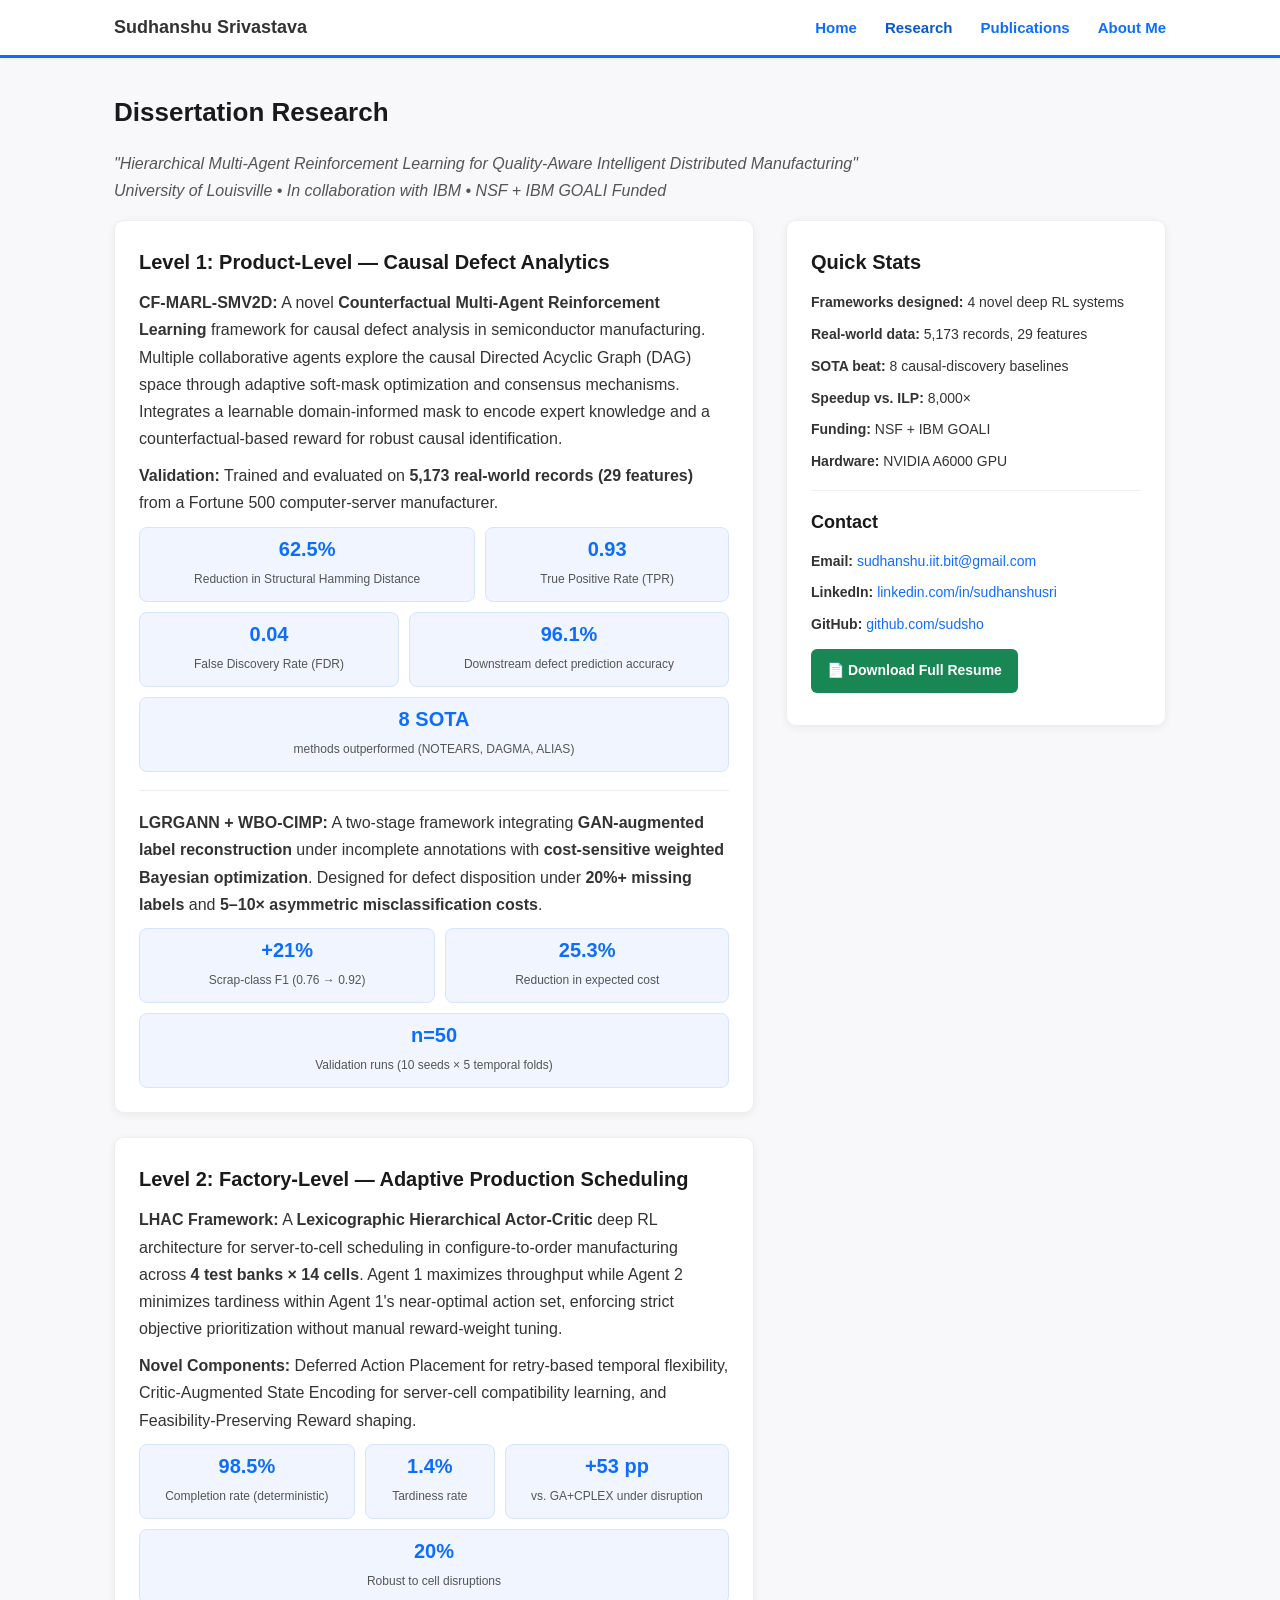
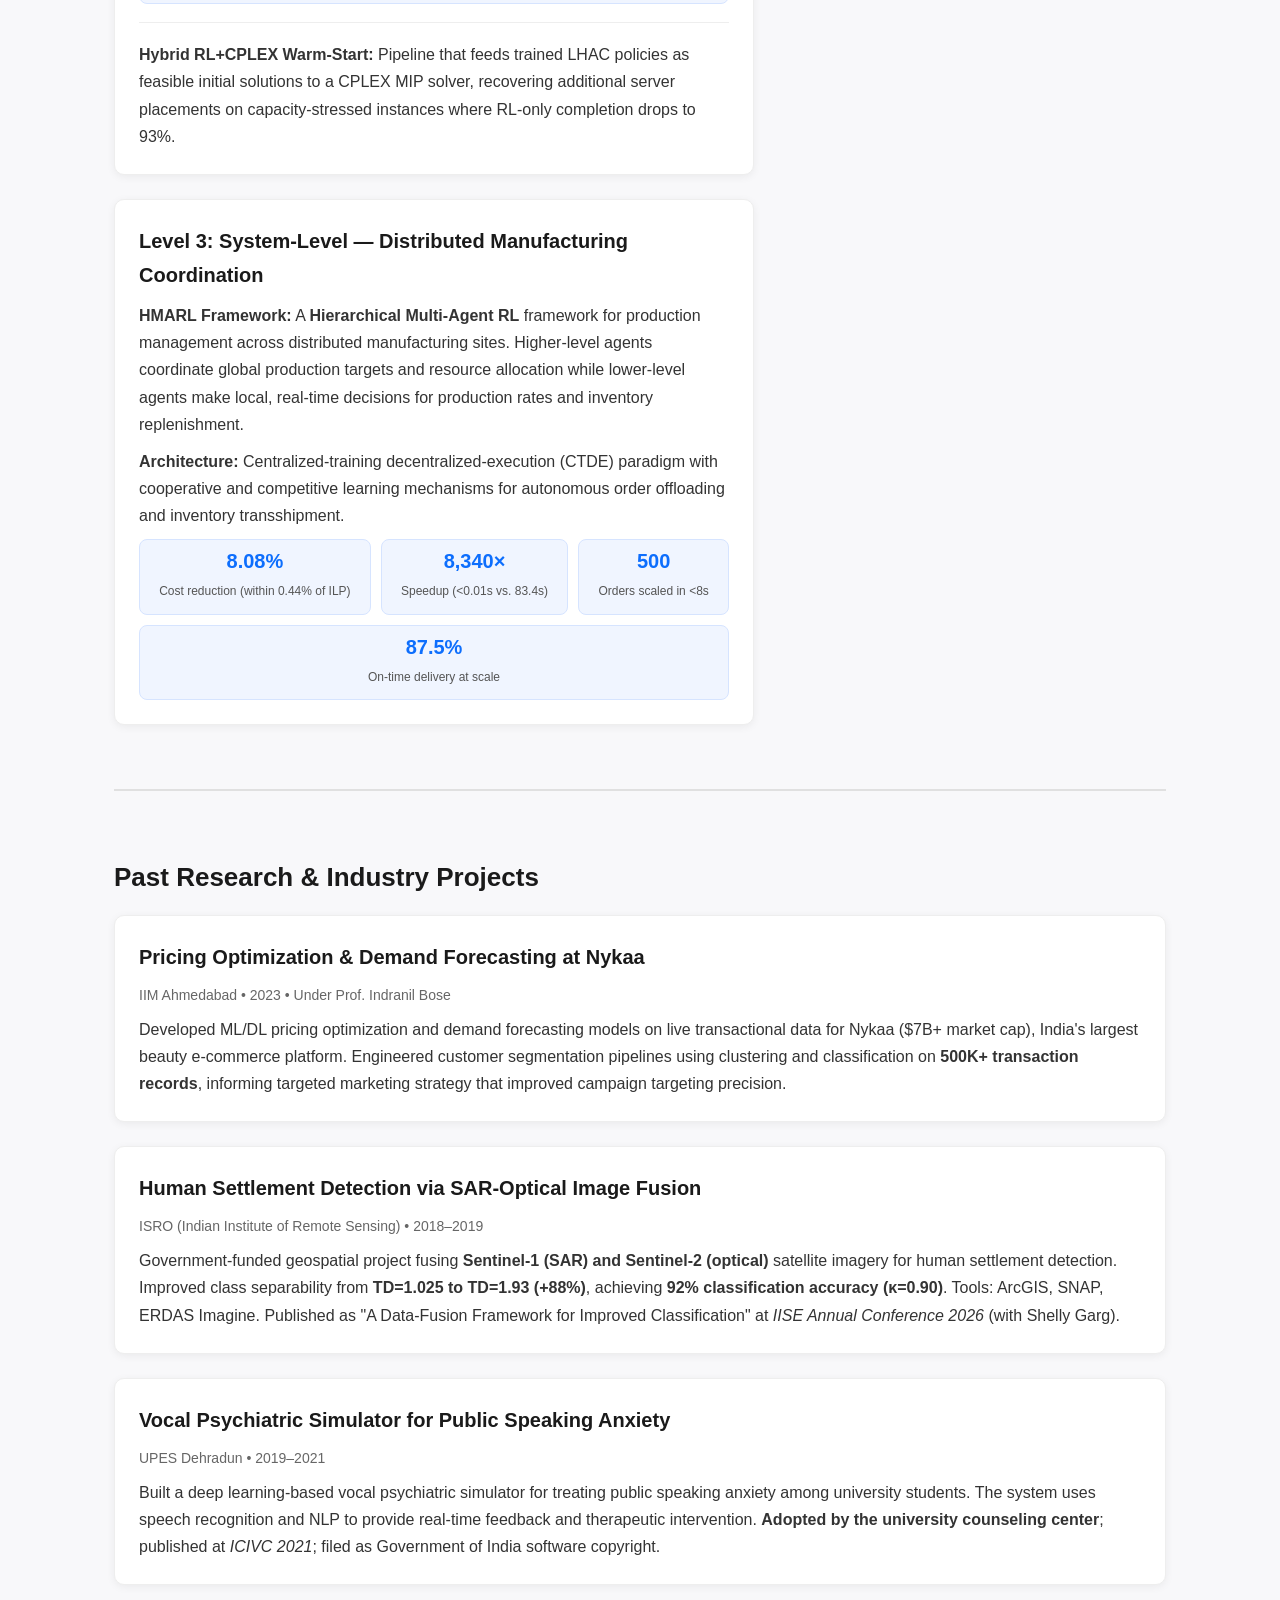
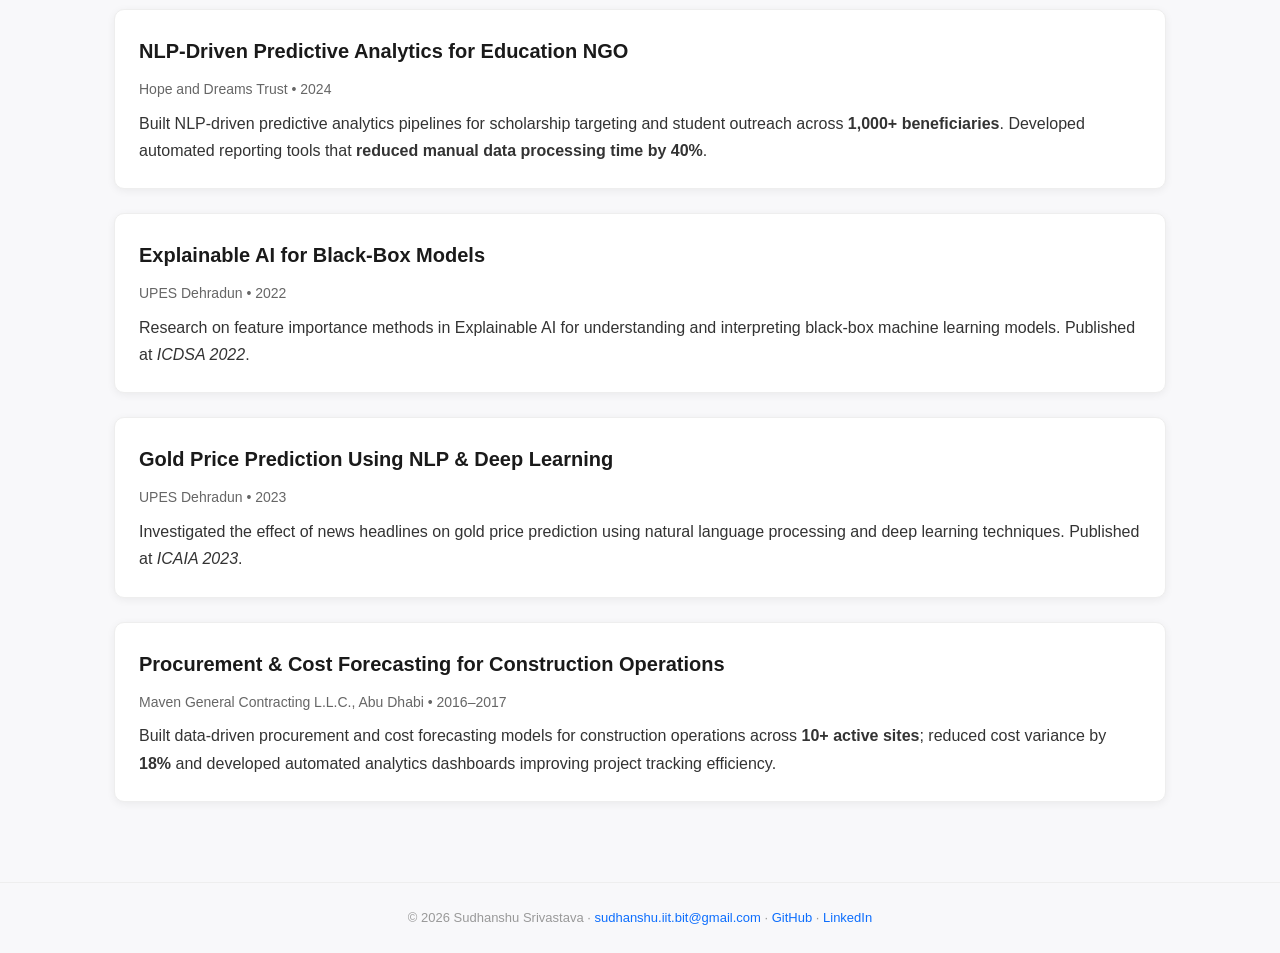
<file: research.html>
<!DOCTYPE html>
<html lang="en">
<head>
  <meta charset="UTF-8">
  <meta name="viewport" content="width=device-width, initial-scale=1.0">
  <title>Sudhanshu Srivastava - Research</title>
  <link rel="stylesheet" href="css/style.css">
  <link rel="icon" type="image/svg+xml" href="images/avatar.svg">
</head>
<body>

  <div class="navbar">
    <div class="container">
      <span class="site-name">Sudhanshu Srivastava</span>
      <nav>
        <a href="index.html">Home</a>
        <a href="research.html" class="active">Research</a>
        <a href="publications.html">Publications</a>
        <a href="about.html">About Me</a>
      </nav>
    </div>
  </div>

  <div class="container">

    <div class="section">
      <h2>Dissertation Research</h2>
      <p style="margin-bottom: 16px; font-style: italic; color: #555;">
        "Hierarchical Multi-Agent Reinforcement Learning for Quality-Aware Intelligent Distributed Manufacturing"
        <br>University of Louisville &bull; In collaboration with IBM &bull; NSF + IBM GOALI Funded
      </p>

      <div class="content-grid">
        <div>

          <!-- LEVEL 1 -->
          <div class="card" style="margin-bottom: 24px;">
            <h3>Level 1: Product-Level &mdash; Causal Defect Analytics</h3>

            <p style="margin-bottom: 10px;">
              <strong>CF-MARL-SMV2D:</strong> A novel <strong>Counterfactual Multi-Agent Reinforcement Learning</strong> framework for causal defect analysis in semiconductor manufacturing. Multiple collaborative agents explore the causal Directed Acyclic Graph (DAG) space through adaptive soft-mask optimization and consensus mechanisms. Integrates a learnable domain-informed mask to encode expert knowledge and a counterfactual-based reward for robust causal identification.
            </p>
            <p style="margin-bottom: 10px;">
              <strong>Validation:</strong> Trained and evaluated on <strong>5,173 real-world records (29 features)</strong> from a Fortune 500 computer-server manufacturer.
            </p>
            <div class="result-grid">
              <div class="result-pill"><strong>62.5%</strong><span>Reduction in Structural Hamming Distance</span></div>
              <div class="result-pill"><strong>0.93</strong><span>True Positive Rate (TPR)</span></div>
              <div class="result-pill"><strong>0.04</strong><span>False Discovery Rate (FDR)</span></div>
              <div class="result-pill"><strong>96.1%</strong><span>Downstream defect prediction accuracy</span></div>
              <div class="result-pill"><strong>8 SOTA</strong><span>methods outperformed (NOTEARS, DAGMA, ALIAS)</span></div>
            </div>

            <hr style="margin: 18px 0; border: none; border-top: 1px solid #eee;">

            <p style="margin-bottom: 10px;">
              <strong>LGRGANN + WBO-CIMP:</strong> A two-stage framework integrating <strong>GAN-augmented label reconstruction</strong> under incomplete annotations with <strong>cost-sensitive weighted Bayesian optimization</strong>. Designed for defect disposition under <strong>20%+ missing labels</strong> and <strong>5&ndash;10&times; asymmetric misclassification costs</strong>.
            </p>
            <div class="result-grid">
              <div class="result-pill"><strong>+21%</strong><span>Scrap-class F1 (0.76 &rarr; 0.92)</span></div>
              <div class="result-pill"><strong>25.3%</strong><span>Reduction in expected cost</span></div>
              <div class="result-pill"><strong>n=50</strong><span>Validation runs (10 seeds &times; 5 temporal folds)</span></div>
            </div>
          </div>

          <!-- LEVEL 2 -->
          <div class="card" style="margin-bottom: 24px;">
            <h3>Level 2: Factory-Level &mdash; Adaptive Production Scheduling</h3>

            <p style="margin-bottom: 10px;">
              <strong>LHAC Framework:</strong> A <strong>Lexicographic Hierarchical Actor-Critic</strong> deep RL architecture for server-to-cell scheduling in configure-to-order manufacturing across <strong>4 test banks &times; 14 cells</strong>. Agent 1 maximizes throughput while Agent 2 minimizes tardiness within Agent 1's near-optimal action set, enforcing strict objective prioritization without manual reward-weight tuning.
            </p>
            <p style="margin-bottom: 10px;">
              <strong>Novel Components:</strong> Deferred Action Placement for retry-based temporal flexibility, Critic-Augmented State Encoding for server-cell compatibility learning, and Feasibility-Preserving Reward shaping.
            </p>
            <div class="result-grid">
              <div class="result-pill"><strong>98.5%</strong><span>Completion rate (deterministic)</span></div>
              <div class="result-pill"><strong>1.4%</strong><span>Tardiness rate</span></div>
              <div class="result-pill"><strong>+53 pp</strong><span>vs. GA+CPLEX under disruption</span></div>
              <div class="result-pill"><strong>20%</strong><span>Robust to cell disruptions</span></div>
            </div>

            <hr style="margin: 18px 0; border: none; border-top: 1px solid #eee;">

            <p>
              <strong>Hybrid RL+CPLEX Warm-Start:</strong> Pipeline that feeds trained LHAC policies as feasible initial solutions to a CPLEX MIP solver, recovering additional server placements on capacity-stressed instances where RL-only completion drops to 93%.
            </p>
          </div>

          <!-- LEVEL 3 -->
          <div class="card" style="margin-bottom: 24px;">
            <h3>Level 3: System-Level &mdash; Distributed Manufacturing Coordination</h3>

            <p style="margin-bottom: 10px;">
              <strong>HMARL Framework:</strong> A <strong>Hierarchical Multi-Agent RL</strong> framework for production management across distributed manufacturing sites. Higher-level agents coordinate global production targets and resource allocation while lower-level agents make local, real-time decisions for production rates and inventory replenishment.
            </p>
            <p style="margin-bottom: 10px;">
              <strong>Architecture:</strong> Centralized-training decentralized-execution (CTDE) paradigm with cooperative and competitive learning mechanisms for autonomous order offloading and inventory transshipment.
            </p>
            <div class="result-grid">
              <div class="result-pill"><strong>8.08%</strong><span>Cost reduction (within 0.44% of ILP)</span></div>
              <div class="result-pill"><strong>8,340&times;</strong><span>Speedup (&lt;0.01s vs. 83.4s)</span></div>
              <div class="result-pill"><strong>500</strong><span>Orders scaled in &lt;8s</span></div>
              <div class="result-pill"><strong>87.5%</strong><span>On-time delivery at scale</span></div>
            </div>
          </div>
        </div>

        <div class="contact-sidebar" style="position: sticky; top: 80px;">
          <h2>Quick Stats</h2>
          <p><strong>Frameworks designed:</strong> 4 novel deep RL systems</p>
          <p><strong>Real-world data:</strong> 5,173 records, 29 features</p>
          <p><strong>SOTA beat:</strong> 8 causal-discovery baselines</p>
          <p><strong>Speedup vs. ILP:</strong> 8,000&times;</p>
          <p><strong>Funding:</strong> NSF + IBM GOALI</p>
          <p><strong>Hardware:</strong> NVIDIA A6000 GPU</p>

          <hr style="margin: 16px 0; border: none; border-top: 1px solid #eee;">

          <h2 style="font-size: 18px; margin-top: 8px;">Contact</h2>
          <p><strong>Email:</strong> <a href="mailto:sudhanshu.iit.bit@gmail.com">sudhanshu.iit.bit@gmail.com</a></p>
          <p><strong>LinkedIn:</strong> <a href="https://www.linkedin.com/in/sudhanshusri/" target="_blank">linkedin.com/in/sudhanshusri</a></p>
          <p><strong>GitHub:</strong> <a href="https://github.com/sudsho" target="_blank">github.com/sudsho</a></p>
          <p style="margin-top: 12px;"><a href="Sudhanshu_Srivastava_ML_Engineer_Resume.pdf" target="_blank" class="resume-btn">&#128196; Download Full Resume</a></p>
        </div>
      </div>
    </div>

    <hr class="section-divider">

    <div class="section">
      <h2>Past Research &amp; Industry Projects</h2>

      <div class="card" style="margin-bottom: 24px;">
        <h3>Pricing Optimization &amp; Demand Forecasting at Nykaa</h3>
        <p style="font-size: 14px; color: #666; margin-bottom: 8px;">IIM Ahmedabad &bull; 2023 &bull; Under Prof. Indranil Bose</p>
        <p>Developed ML/DL pricing optimization and demand forecasting models on live transactional data for Nykaa ($7B+ market cap), India's largest beauty e-commerce platform. Engineered customer segmentation pipelines using clustering and classification on <strong>500K+ transaction records</strong>, informing targeted marketing strategy that improved campaign targeting precision.</p>
      </div>

      <div class="card" style="margin-bottom: 24px;">
        <h3>Human Settlement Detection via SAR-Optical Image Fusion</h3>
        <p style="font-size: 14px; color: #666; margin-bottom: 8px;">ISRO (Indian Institute of Remote Sensing) &bull; 2018&ndash;2019</p>
        <p>Government-funded geospatial project fusing <strong>Sentinel-1 (SAR) and Sentinel-2 (optical)</strong> satellite imagery for human settlement detection. Improved class separability from <strong>TD=1.025 to TD=1.93 (+88%)</strong>, achieving <strong>92% classification accuracy (&kappa;=0.90)</strong>. Tools: ArcGIS, SNAP, ERDAS Imagine. Published as "A Data-Fusion Framework for Improved Classification" at <em>IISE Annual Conference 2026</em> (with Shelly Garg).</p>
      </div>

      <div class="card" style="margin-bottom: 24px;">
        <h3>Vocal Psychiatric Simulator for Public Speaking Anxiety</h3>
        <p style="font-size: 14px; color: #666; margin-bottom: 8px;">UPES Dehradun &bull; 2019&ndash;2021</p>
        <p>Built a deep learning-based vocal psychiatric simulator for treating public speaking anxiety among university students. The system uses speech recognition and NLP to provide real-time feedback and therapeutic intervention. <strong>Adopted by the university counseling center</strong>; published at <em>ICIVC 2021</em>; filed as Government of India software copyright.</p>
      </div>

      <div class="card" style="margin-bottom: 24px;">
        <h3>NLP-Driven Predictive Analytics for Education NGO</h3>
        <p style="font-size: 14px; color: #666; margin-bottom: 8px;">Hope and Dreams Trust &bull; 2024</p>
        <p>Built NLP-driven predictive analytics pipelines for scholarship targeting and student outreach across <strong>1,000+ beneficiaries</strong>. Developed automated reporting tools that <strong>reduced manual data processing time by 40%</strong>.</p>
      </div>

      <div class="card" style="margin-bottom: 24px;">
        <h3>Explainable AI for Black-Box Models</h3>
        <p style="font-size: 14px; color: #666; margin-bottom: 8px;">UPES Dehradun &bull; 2022</p>
        <p>Research on feature importance methods in Explainable AI for understanding and interpreting black-box machine learning models. Published at <em>ICDSA 2022</em>.</p>
      </div>

      <div class="card" style="margin-bottom: 24px;">
        <h3>Gold Price Prediction Using NLP &amp; Deep Learning</h3>
        <p style="font-size: 14px; color: #666; margin-bottom: 8px;">UPES Dehradun &bull; 2023</p>
        <p>Investigated the effect of news headlines on gold price prediction using natural language processing and deep learning techniques. Published at <em>ICAIA 2023</em>.</p>
      </div>

      <div class="card">
        <h3>Procurement &amp; Cost Forecasting for Construction Operations</h3>
        <p style="font-size: 14px; color: #666; margin-bottom: 8px;">Maven General Contracting L.L.C., Abu Dhabi &bull; 2016&ndash;2017</p>
        <p>Built data-driven procurement and cost forecasting models for construction operations across <strong>10+ active sites</strong>; reduced cost variance by <strong>18%</strong> and developed automated analytics dashboards improving project tracking efficiency.</p>
      </div>
    </div>

  </div>

  <div class="footer">
    &copy; 2026 Sudhanshu Srivastava &middot; <a href="mailto:sudhanshu.iit.bit@gmail.com">sudhanshu.iit.bit@gmail.com</a> &middot; <a href="https://github.com/sudsho">GitHub</a> &middot; <a href="https://www.linkedin.com/in/sudhanshusri/">LinkedIn</a>
  </div>

</body>
</html>
</file>
<file: css/style.css>
/* ===== Reset & Base ===== */
*, *::before, *::after { box-sizing: border-box; margin: 0; padding: 0; }

body {
  font-family: 'Segoe UI', Tahoma, Geneva, Verdana, sans-serif;
  background: #f8f8fa;
  color: #333;
  line-height: 1.7;
  font-size: 16px;
}

a { color: #0d6efd; text-decoration: none; }
a:hover { text-decoration: underline; }

/* ===== Navigation ===== */
.navbar {
  background: #fff;
  border-bottom: 3px solid #0d6efd;
  padding: 12px 0;
  position: sticky;
  top: 0;
  z-index: 100;
  box-shadow: 0 1px 4px rgba(0,0,0,0.06);
}

.navbar .container {
  display: flex;
  align-items: center;
  justify-content: space-between;
}

.navbar nav {
  display: flex;
  gap: 28px;
}

.navbar nav a {
  font-weight: 600;
  font-size: 15px;
  color: #0d6efd;
  transition: color 0.2s;
}

.navbar nav a:hover, .navbar nav a.active {
  color: #0a58ca;
  text-decoration: none;
}

.navbar .site-name {
  font-weight: 700;
  font-size: 18px;
  color: #333;
}

/* ===== Container ===== */
.container {
  max-width: 1100px;
  margin: 0 auto;
  padding: 0 24px;
}

/* ===== Profile Section ===== */
.profile-section {
  display: flex;
  gap: 40px;
  align-items: flex-start;
  padding: 48px 0 32px;
}

.profile-photo {
  width: 220px;
  height: 220px;
  border-radius: 12px;
  object-fit: cover;
  flex-shrink: 0;
  border: 3px solid #e0e0e0;
}

.profile-info h1 {
  font-size: 32px;
  margin-bottom: 12px;
  color: #1a1a1a;
}

.profile-info p {
  margin-bottom: 10px;
  color: #555;
}

.profile-links {
  margin-top: 14px;
  display: flex;
  gap: 16px;
  flex-wrap: wrap;
}

.profile-links a {
  display: inline-flex;
  align-items: center;
  gap: 6px;
  padding: 6px 14px;
  background: #0d6efd;
  color: #fff;
  border-radius: 6px;
  font-size: 14px;
  font-weight: 500;
  transition: background 0.2s;
}

.profile-links a:hover {
  background: #0a58ca;
  text-decoration: none;
}

/* ===== Sections ===== */
.section {
  padding: 32px 0;
}

.section-divider {
  border: none;
  border-top: 2px solid #e0e0e0;
  margin: 8px 0 32px;
}

h2 {
  font-size: 26px;
  color: #1a1a1a;
  margin-bottom: 16px;
}

h3 {
  font-size: 20px;
  color: #1a1a1a;
  margin-bottom: 10px;
}

/* ===== Content Grid ===== */
.content-grid {
  display: grid;
  grid-template-columns: 1fr 380px;
  gap: 32px;
  align-items: start;
}

/* ===== Card ===== */
.card {
  background: #fff;
  border-radius: 10px;
  padding: 24px;
  box-shadow: 0 2px 8px rgba(0,0,0,0.06);
  border: 1px solid #eee;
}

/* ===== News Box ===== */
.news-box {
  max-height: 420px;
  overflow-y: auto;
  background: #fff;
  border-radius: 10px;
  padding: 24px;
  box-shadow: 0 2px 8px rgba(0,0,0,0.06);
  border: 1px solid #eee;
}

.news-box h2 {
  font-size: 22px;
  margin-bottom: 14px;
  position: sticky;
  top: 0;
  background: #fff;
  padding-bottom: 8px;
}

.news-box ul {
  padding-left: 20px;
}

.news-box li {
  margin-bottom: 12px;
  font-size: 14px;
  line-height: 1.5;
}

.news-date {
  font-weight: 700;
  color: #333;
}

/* ===== Contact Sidebar ===== */
.contact-sidebar {
  background: #fff;
  border-radius: 10px;
  padding: 24px;
  box-shadow: 0 2px 8px rgba(0,0,0,0.06);
  border: 1px solid #eee;
}

.contact-sidebar h2 {
  font-size: 20px;
  margin-bottom: 12px;
}

.contact-sidebar p {
  margin-bottom: 8px;
  font-size: 14px;
  word-break: break-word;
}

/* ===== Publications ===== */
.pub-year {
  font-size: 18px;
  font-weight: 700;
  color: #0d6efd;
  margin: 24px 0 10px;
}

.pub-year:first-of-type {
  margin-top: 8px;
}

.pub-list {
  padding-left: 20px;
}

.pub-list li {
  margin-bottom: 14px;
  line-height: 1.6;
}

.pub-list li strong {
  color: #1a1a1a;
}

.pub-list li em {
  color: #555;
}

.pub-venue {
  font-style: italic;
  color: #666;
}

.pub-status {
  display: inline-block;
  padding: 2px 8px;
  border-radius: 4px;
  font-size: 12px;
  font-weight: 600;
  margin-left: 4px;
}

.pub-status.review { background: #fff3cd; color: #856404; }
.pub-status.published { background: #d1e7dd; color: #0f5132; }
.pub-status.accepted { background: #cfe2ff; color: #084298; }

/* ===== Experience Timeline ===== */
.timeline-item {
  display: flex;
  gap: 20px;
  margin-bottom: 28px;
  padding-bottom: 28px;
  border-bottom: 1px solid #eee;
}

.timeline-item:last-child {
  border-bottom: none;
  margin-bottom: 0;
  padding-bottom: 0;
}

.timeline-date {
  min-width: 140px;
  font-weight: 700;
  color: #0d6efd;
  font-size: 14px;
  padding-top: 2px;
}

.timeline-content h4 {
  font-size: 17px;
  margin-bottom: 2px;
  color: #1a1a1a;
}

.timeline-content h5 {
  font-size: 14px;
  font-weight: 400;
  color: #666;
  margin-bottom: 6px;
}

.timeline-content p, .timeline-content ul {
  font-size: 14px;
  color: #555;
}

.timeline-content ul {
  padding-left: 18px;
}

.timeline-content ul li {
  margin-bottom: 4px;
}

/* ===== Education ===== */
.edu-item {
  margin-bottom: 16px;
  padding-bottom: 16px;
  border-bottom: 1px solid #f0f0f0;
}

.edu-item:last-child {
  border-bottom: none;
}

.edu-item h4 {
  font-size: 16px;
  color: #1a1a1a;
  margin-bottom: 2px;
}

.edu-item p {
  font-size: 14px;
  color: #666;
}

.edu-date {
  float: right;
  font-size: 13px;
  font-weight: 600;
  color: #0d6efd;
}

/* ===== Awards ===== */
.awards-list li {
  margin-bottom: 10px;
  font-size: 14px;
  line-height: 1.6;
}

/* ===== Research Interest Tags ===== */
.tag-container {
  display: flex;
  flex-wrap: wrap;
  gap: 8px;
  margin-top: 12px;
}

.tag {
  display: inline-block;
  padding: 4px 12px;
  background: #e8f0fe;
  color: #0d6efd;
  border-radius: 20px;
  font-size: 13px;
  font-weight: 500;
}

/* ===== Footer ===== */
.footer {
  text-align: center;
  padding: 24px;
  color: #999;
  font-size: 13px;
  border-top: 1px solid #eee;
  margin-top: 48px;
}

/* ===== Hiring Banner ===== */
.hiring-banner {
  margin-top: 20px;
  padding: 14px 24px;
  background: linear-gradient(135deg, #198754 0%, #146c43 100%);
  color: #fff;
  border-radius: 10px;
  font-size: 15px;
  text-align: center;
  box-shadow: 0 3px 10px rgba(25, 135, 84, 0.3);
}

.hiring-banner a {
  color: #fff;
  text-decoration: underline;
  font-weight: 600;
}

.hiring-banner a:hover {
  color: #d1e7dd;
}

/* ===== Title Line ===== */
.title-line {
  font-size: 16px;
  font-weight: 600;
  color: #0d6efd;
  margin-bottom: 14px;
  letter-spacing: 0.3px;
}

.hero-tagline {
  font-size: 16px;
  line-height: 1.7;
  color: #2a2a2a !important;
  margin-bottom: 12px;
}

/* ===== Primary CTA Button ===== */
.profile-links a.btn-primary {
  background: #198754;
  color: #fff;
  font-weight: 600;
}

.profile-links a.btn-primary:hover {
  background: #146c43;
}

.resume-btn {
  display: inline-block;
  padding: 10px 16px;
  background: #198754;
  color: #fff !important;
  border-radius: 6px;
  font-size: 14px;
  font-weight: 600;
  text-decoration: none;
  transition: background 0.2s;
}

.resume-btn:hover {
  background: #146c43;
  text-decoration: none;
}

/* ===== Metrics Bar ===== */
.metrics-bar {
  display: grid;
  grid-template-columns: repeat(6, 1fr);
  gap: 12px;
  margin: 24px 0 8px;
  padding: 22px 18px;
  background: linear-gradient(135deg, #0d6efd 0%, #0a58ca 100%);
  border-radius: 12px;
  box-shadow: 0 4px 14px rgba(13, 110, 253, 0.25);
}

.metric {
  text-align: center;
  color: #fff;
  padding: 4px 6px;
}

.metric-value {
  font-size: 28px;
  font-weight: 800;
  line-height: 1.1;
  margin-bottom: 6px;
  color: #fff;
}

.metric-label {
  font-size: 12px;
  opacity: 0.9;
  line-height: 1.3;
}

/* ===== Value Cards (What I Bring) ===== */
.value-grid {
  display: grid;
  grid-template-columns: repeat(3, 1fr);
  gap: 18px;
  margin-top: 16px;
}

.value-card {
  background: #fff;
  border-radius: 10px;
  padding: 20px;
  box-shadow: 0 2px 8px rgba(0,0,0,0.06);
  border: 1px solid #eee;
  border-top: 3px solid #0d6efd;
  transition: transform 0.2s, box-shadow 0.2s;
}

.value-card:hover {
  transform: translateY(-3px);
  box-shadow: 0 6px 16px rgba(13, 110, 253, 0.15);
}

.value-card h3 {
  font-size: 16px;
  margin-bottom: 10px;
  color: #0d6efd;
}

.value-card p {
  font-size: 14px;
  color: #555;
  line-height: 1.6;
}

/* ===== Result Pills (Research Page) ===== */
.result-grid {
  display: flex;
  flex-wrap: wrap;
  gap: 10px;
  margin-top: 8px;
}

.result-pill {
  background: #f0f5ff;
  border: 1px solid #d6e4ff;
  border-radius: 8px;
  padding: 10px 14px;
  min-width: 130px;
  flex: 1 1 auto;
  text-align: center;
}

.result-pill strong {
  display: block;
  font-size: 20px;
  font-weight: 800;
  color: #0d6efd;
  line-height: 1.1;
  margin-bottom: 4px;
}

.result-pill span {
  font-size: 12px;
  color: #555;
  line-height: 1.3;
}

/* ===== Skills Blocks ===== */
.skills-block {
  margin-bottom: 14px;
  padding: 12px 16px;
  background: #fff;
  border-left: 3px solid #0d6efd;
  border-radius: 4px;
  box-shadow: 0 1px 3px rgba(0,0,0,0.04);
}

.skills-block h4 {
  font-size: 15px;
  color: #0d6efd;
  margin-bottom: 6px;
  font-weight: 700;
}

.skills-block p {
  font-size: 14px;
  color: #444;
  line-height: 1.6;
}

/* ===== Footer Links ===== */
.footer a {
  color: #0d6efd;
}

/* ===== Responsive ===== */
@media (max-width: 968px) {
  .metrics-bar {
    grid-template-columns: repeat(3, 1fr);
  }
  .value-grid {
    grid-template-columns: repeat(2, 1fr);
  }
}

@media (max-width: 768px) {
  .profile-section {
    flex-direction: column;
    align-items: center;
    text-align: center;
  }

  .profile-links {
    justify-content: center;
  }

  .content-grid {
    grid-template-columns: 1fr;
  }

  .navbar .container {
    flex-direction: column;
    gap: 8px;
  }

  .timeline-item {
    flex-direction: column;
    gap: 4px;
  }

  .edu-date {
    float: none;
    display: block;
  }

  .metrics-bar {
    grid-template-columns: repeat(2, 1fr);
  }

  .value-grid {
    grid-template-columns: 1fr;
  }

  .metric-value {
    font-size: 22px;
  }
}
</file>
